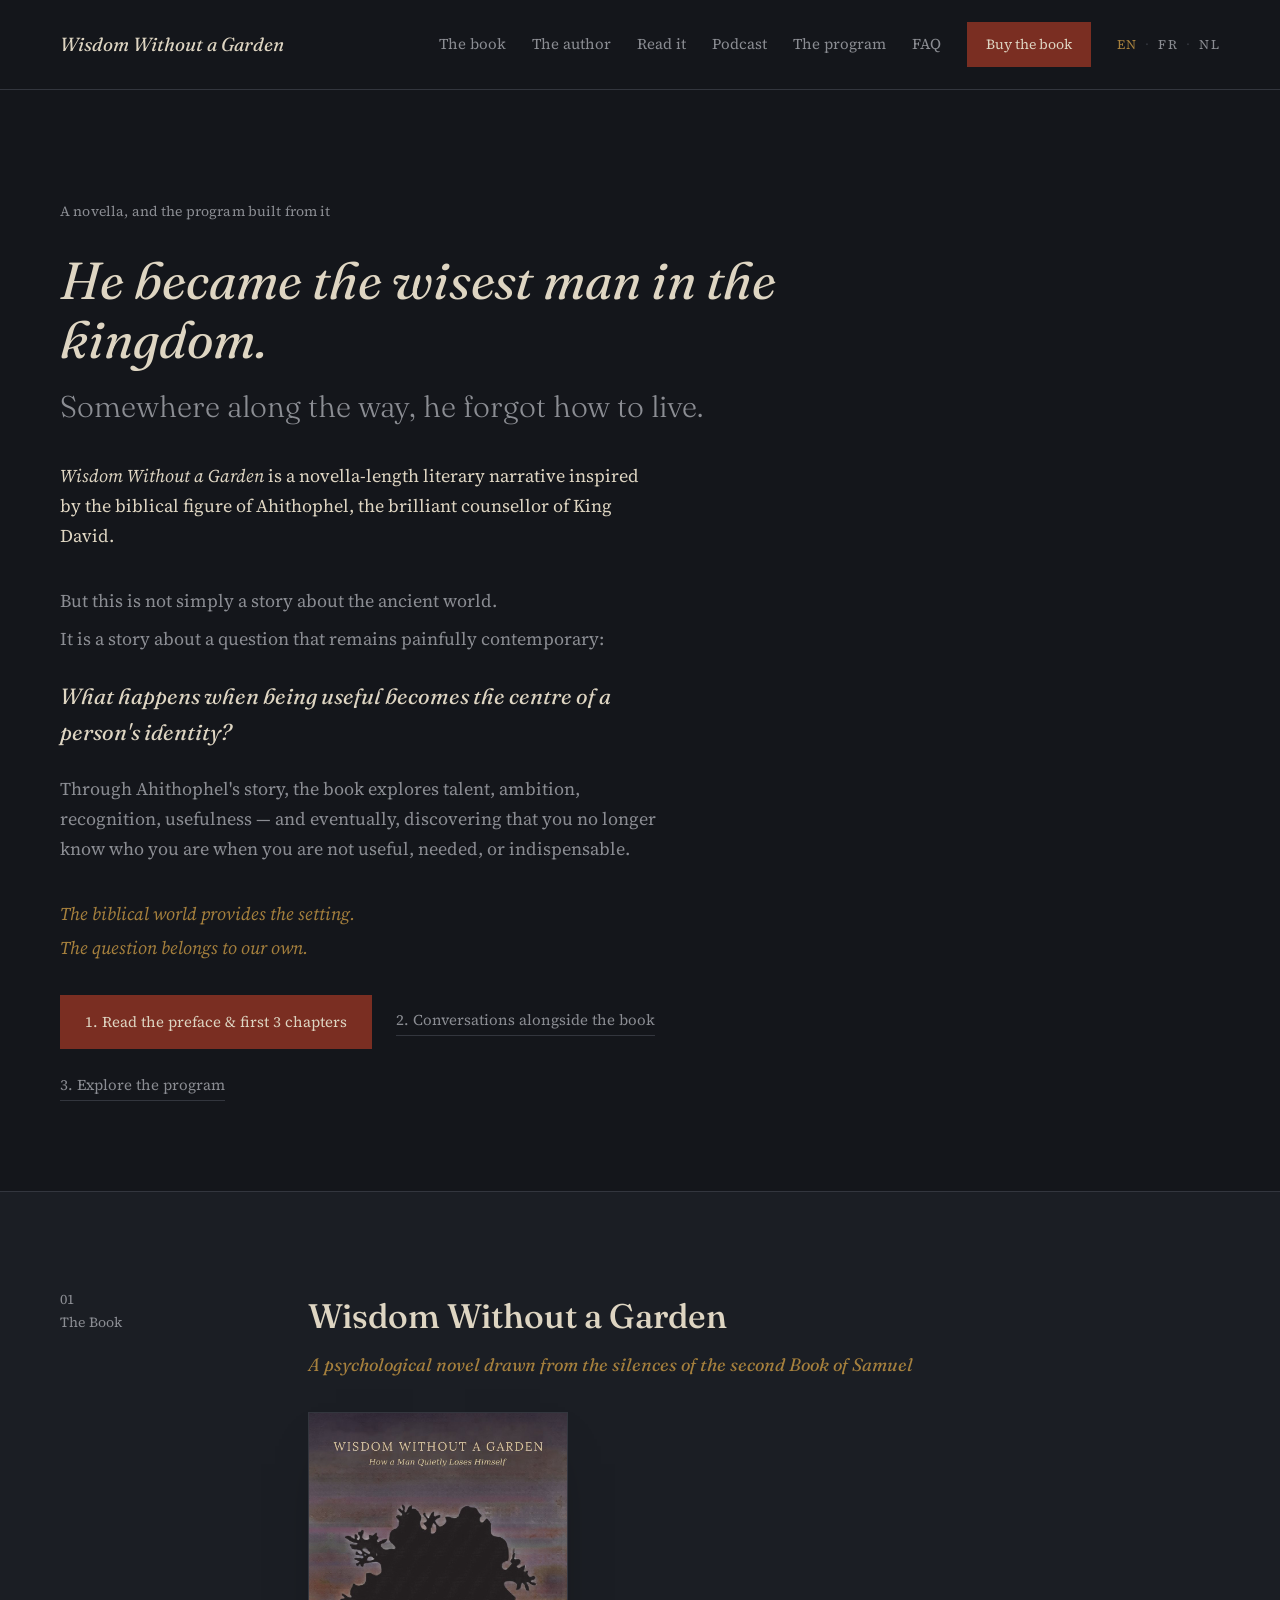
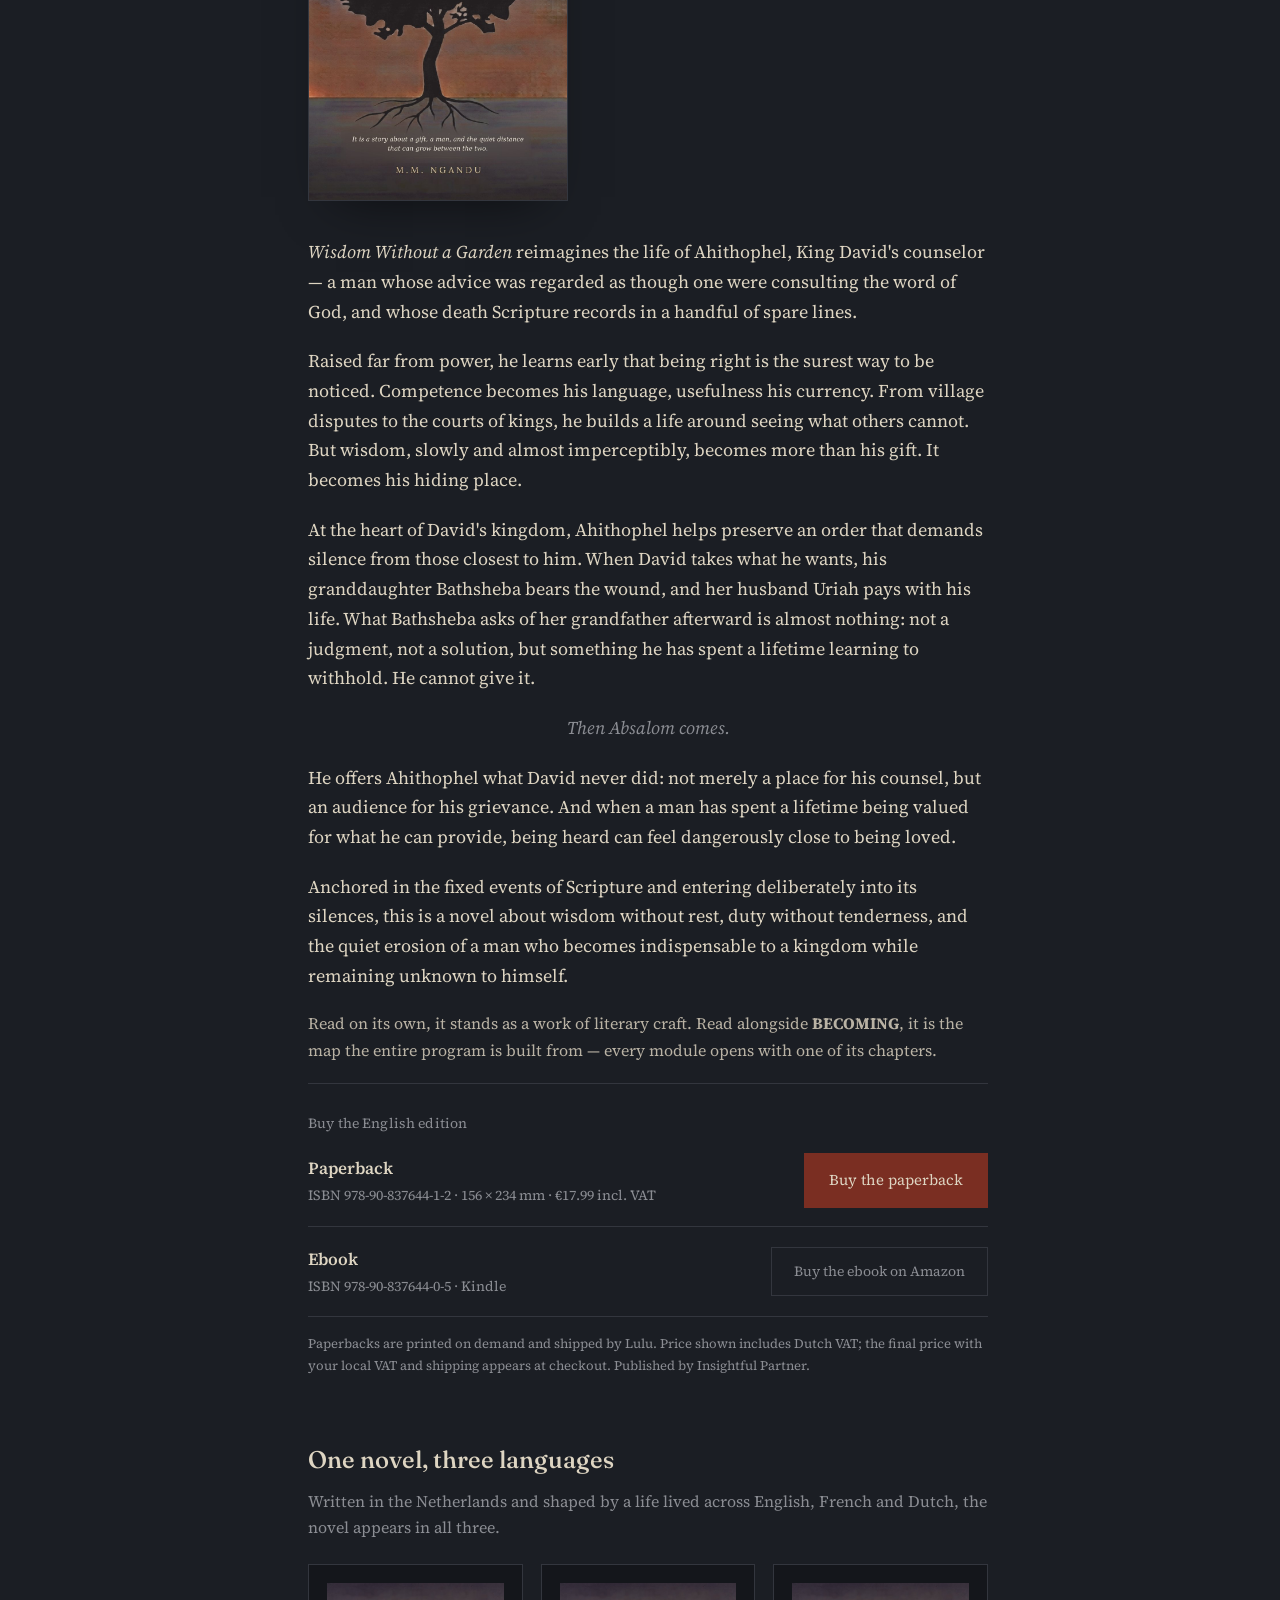
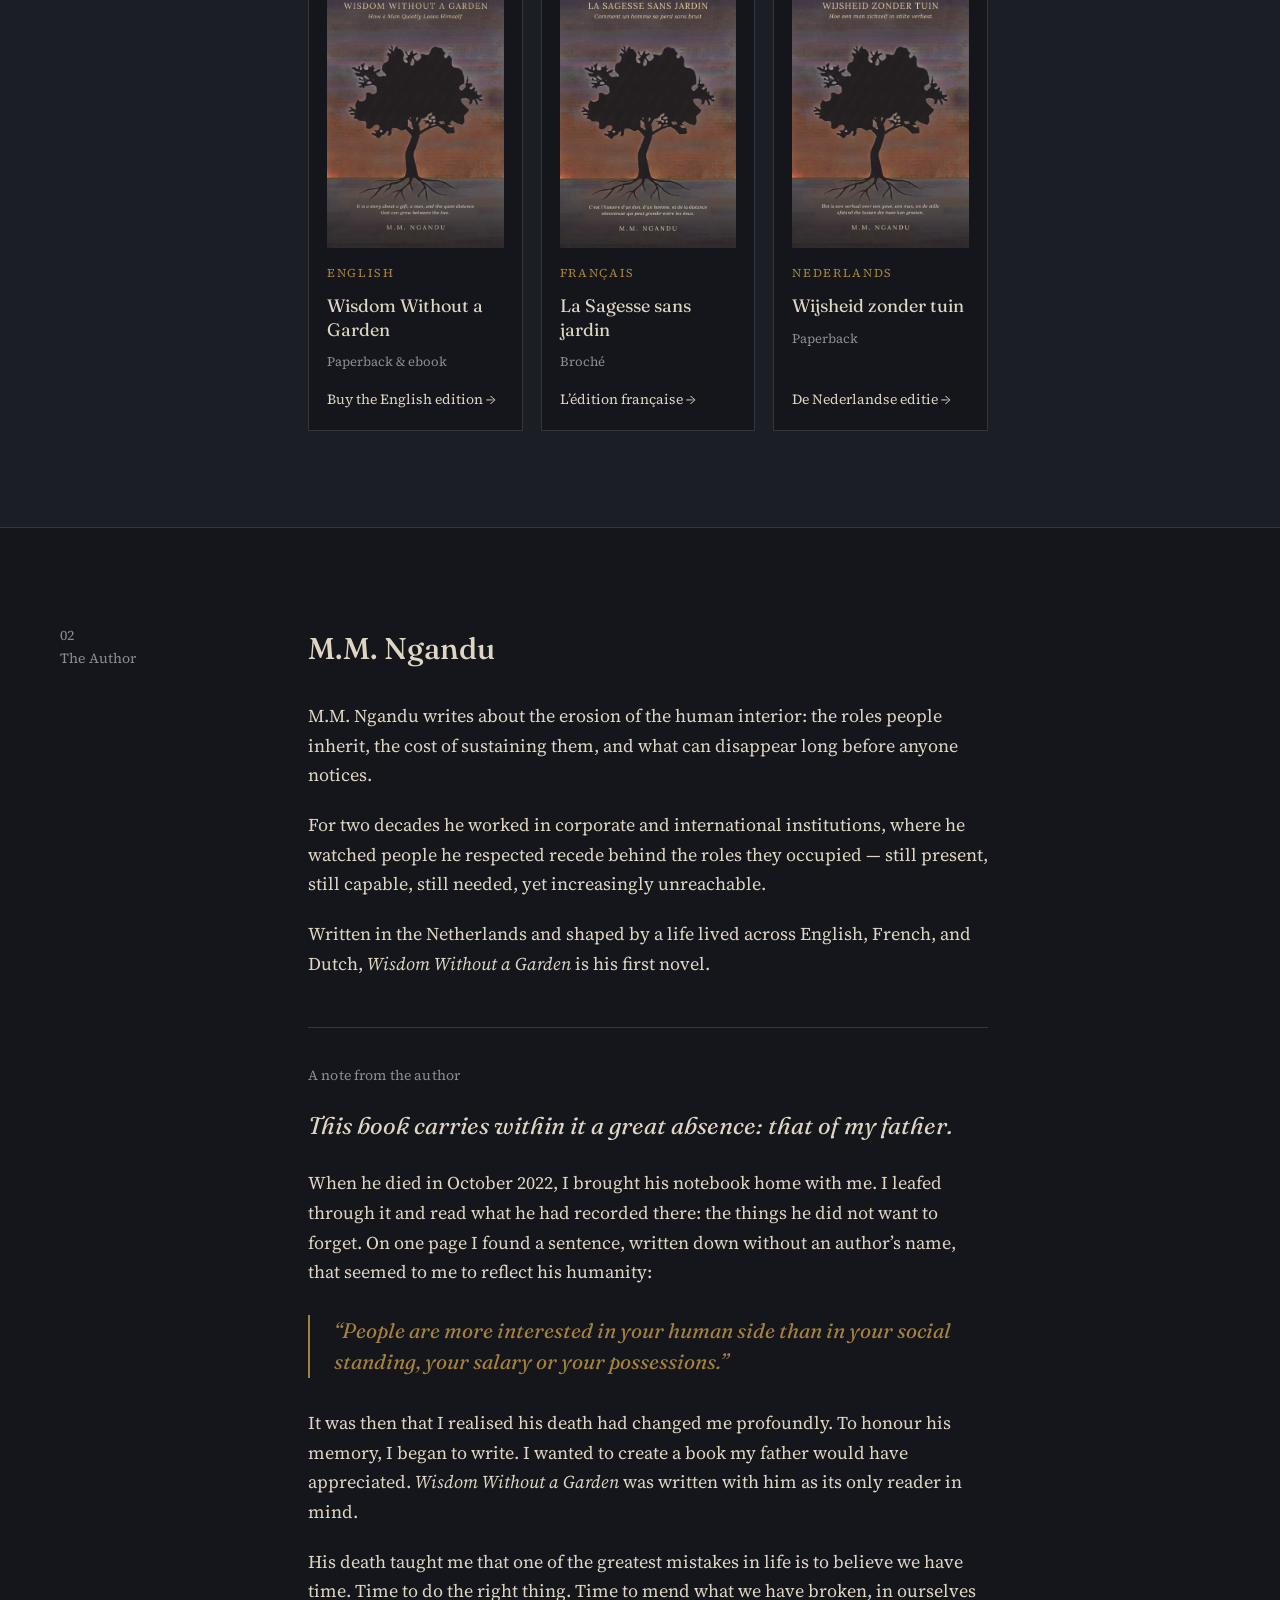
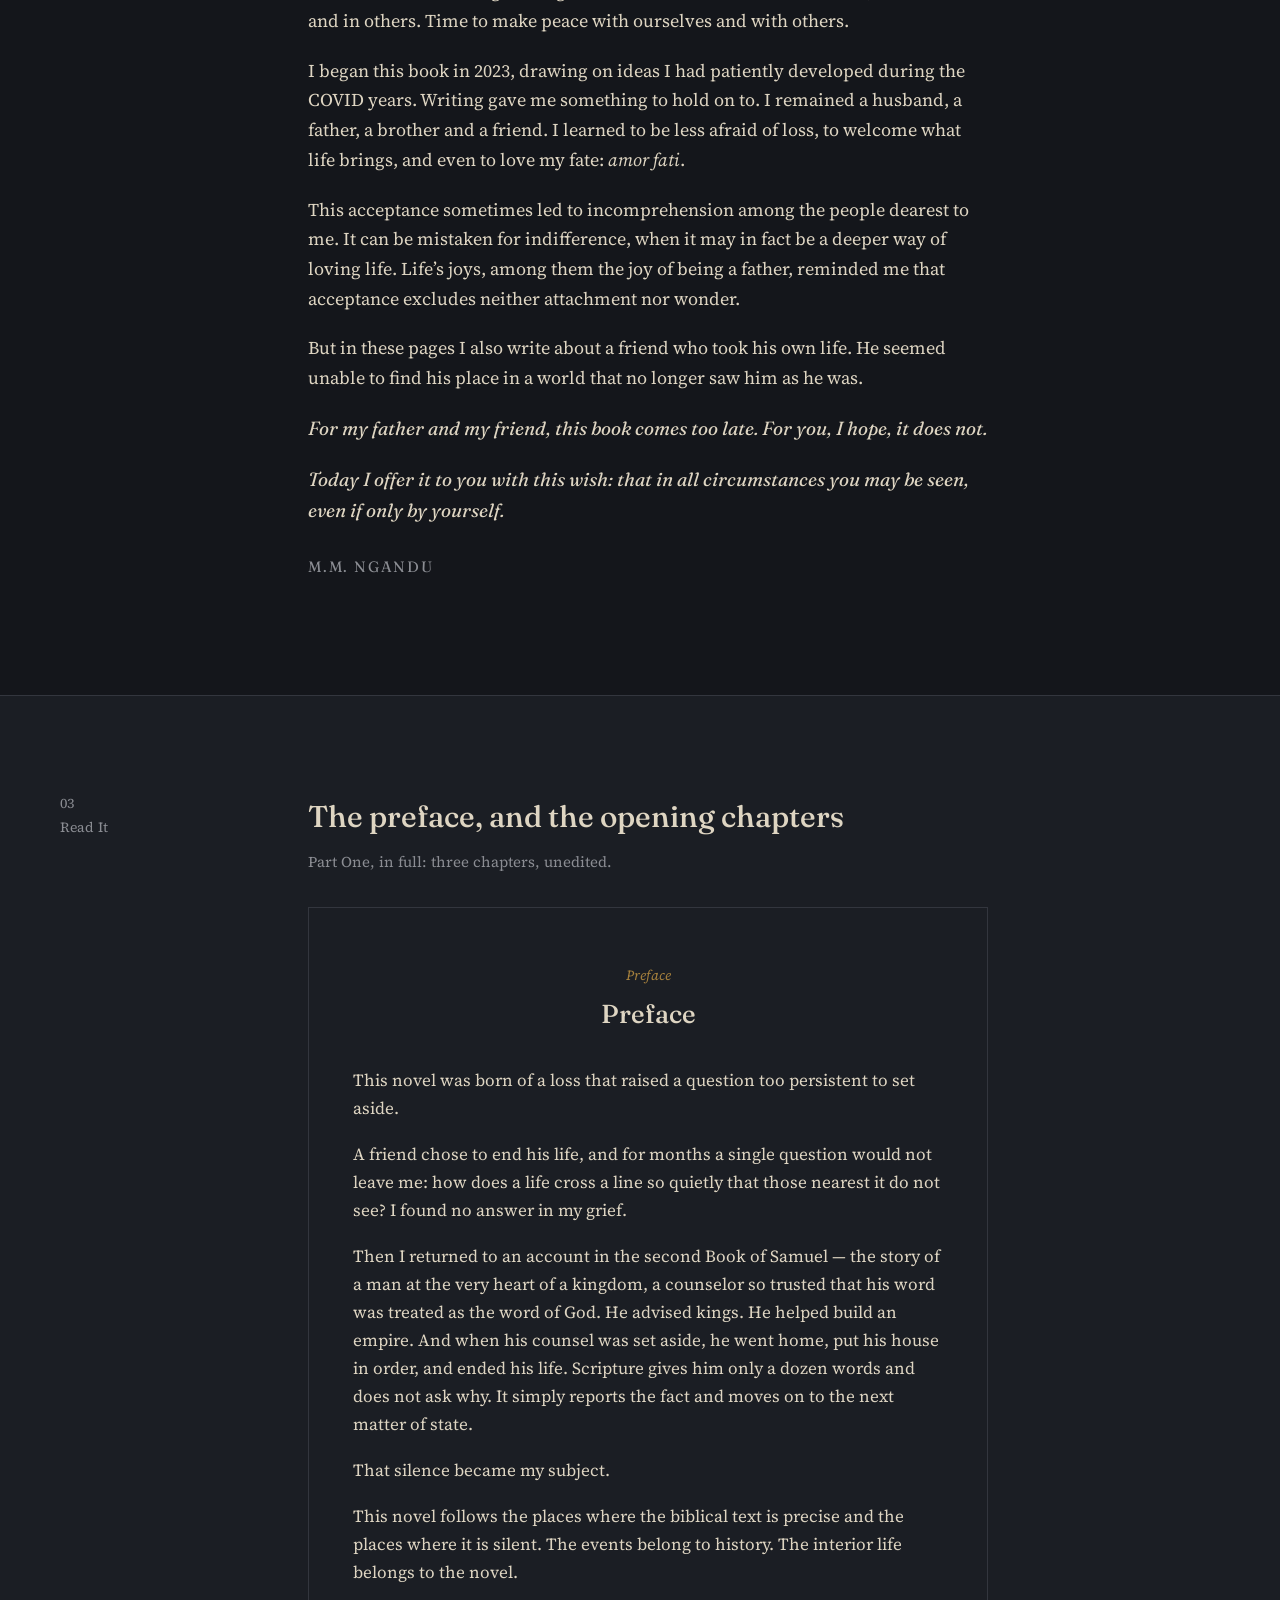
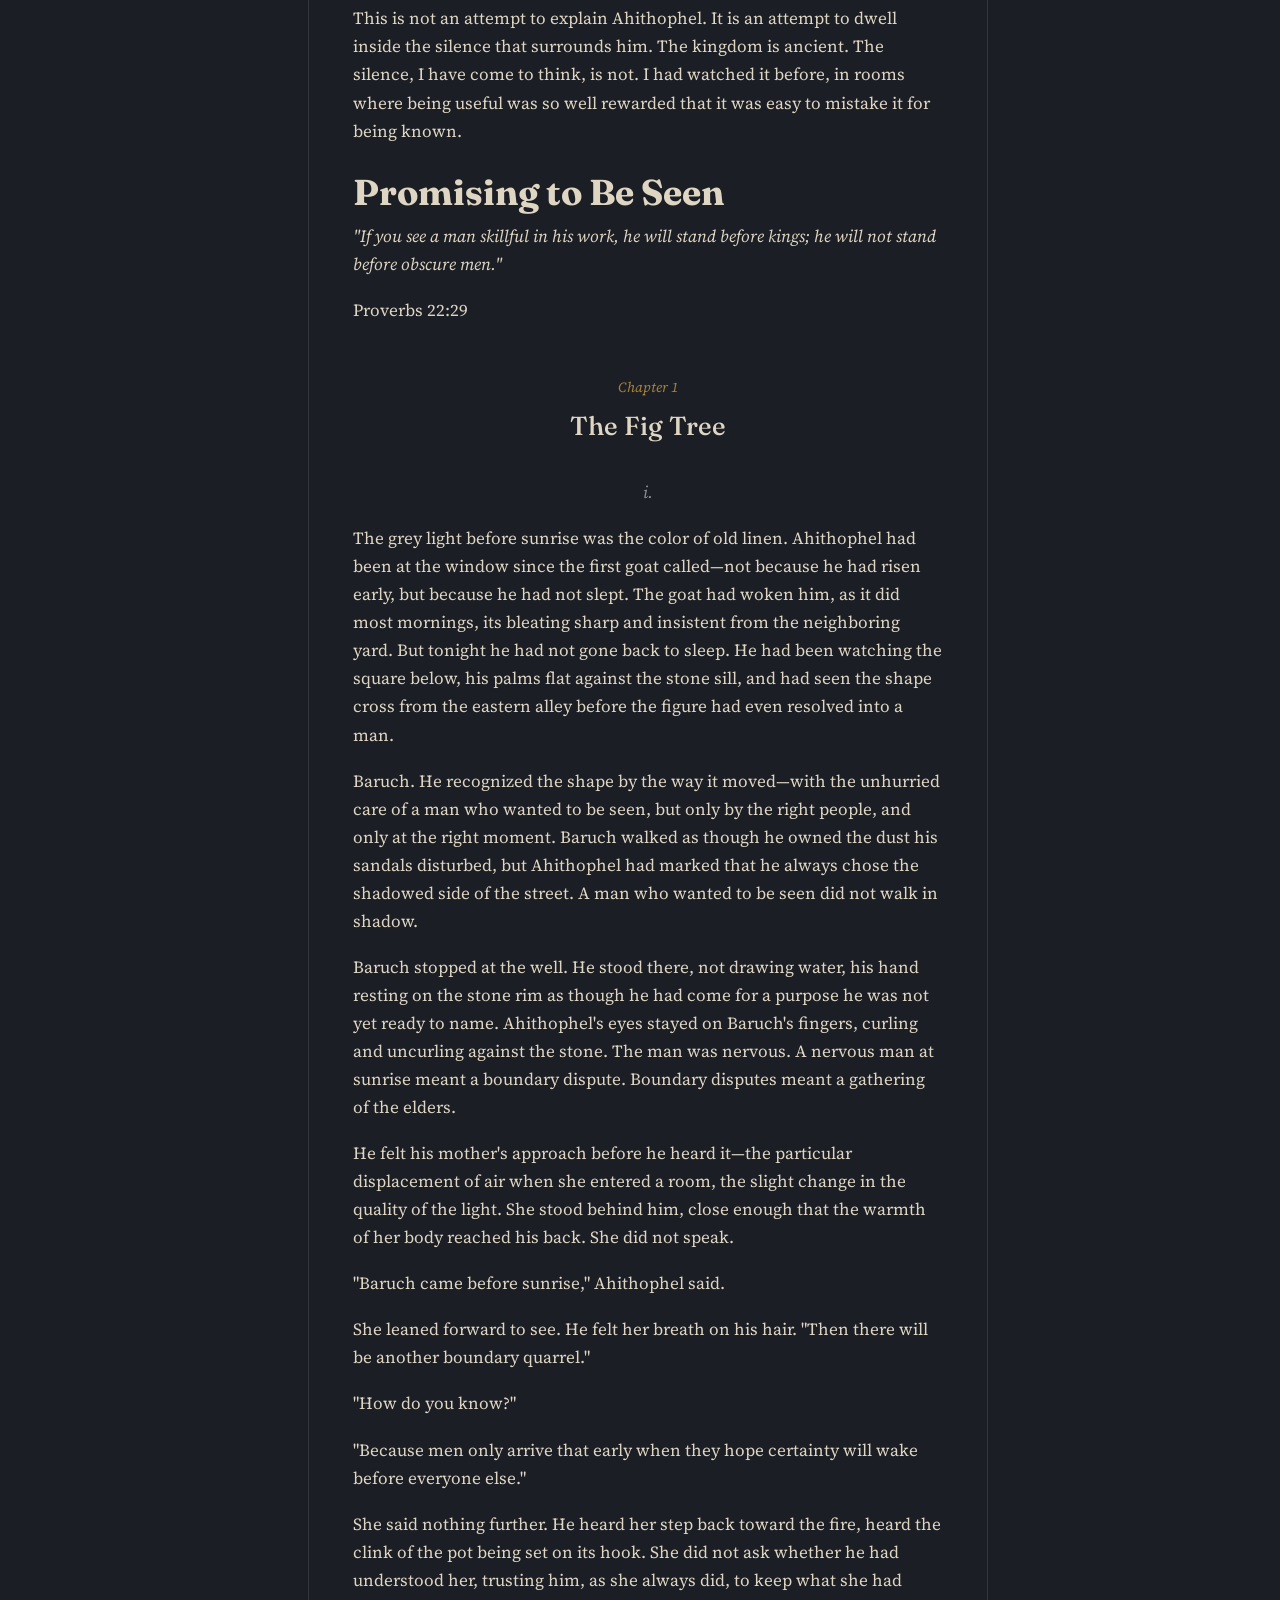
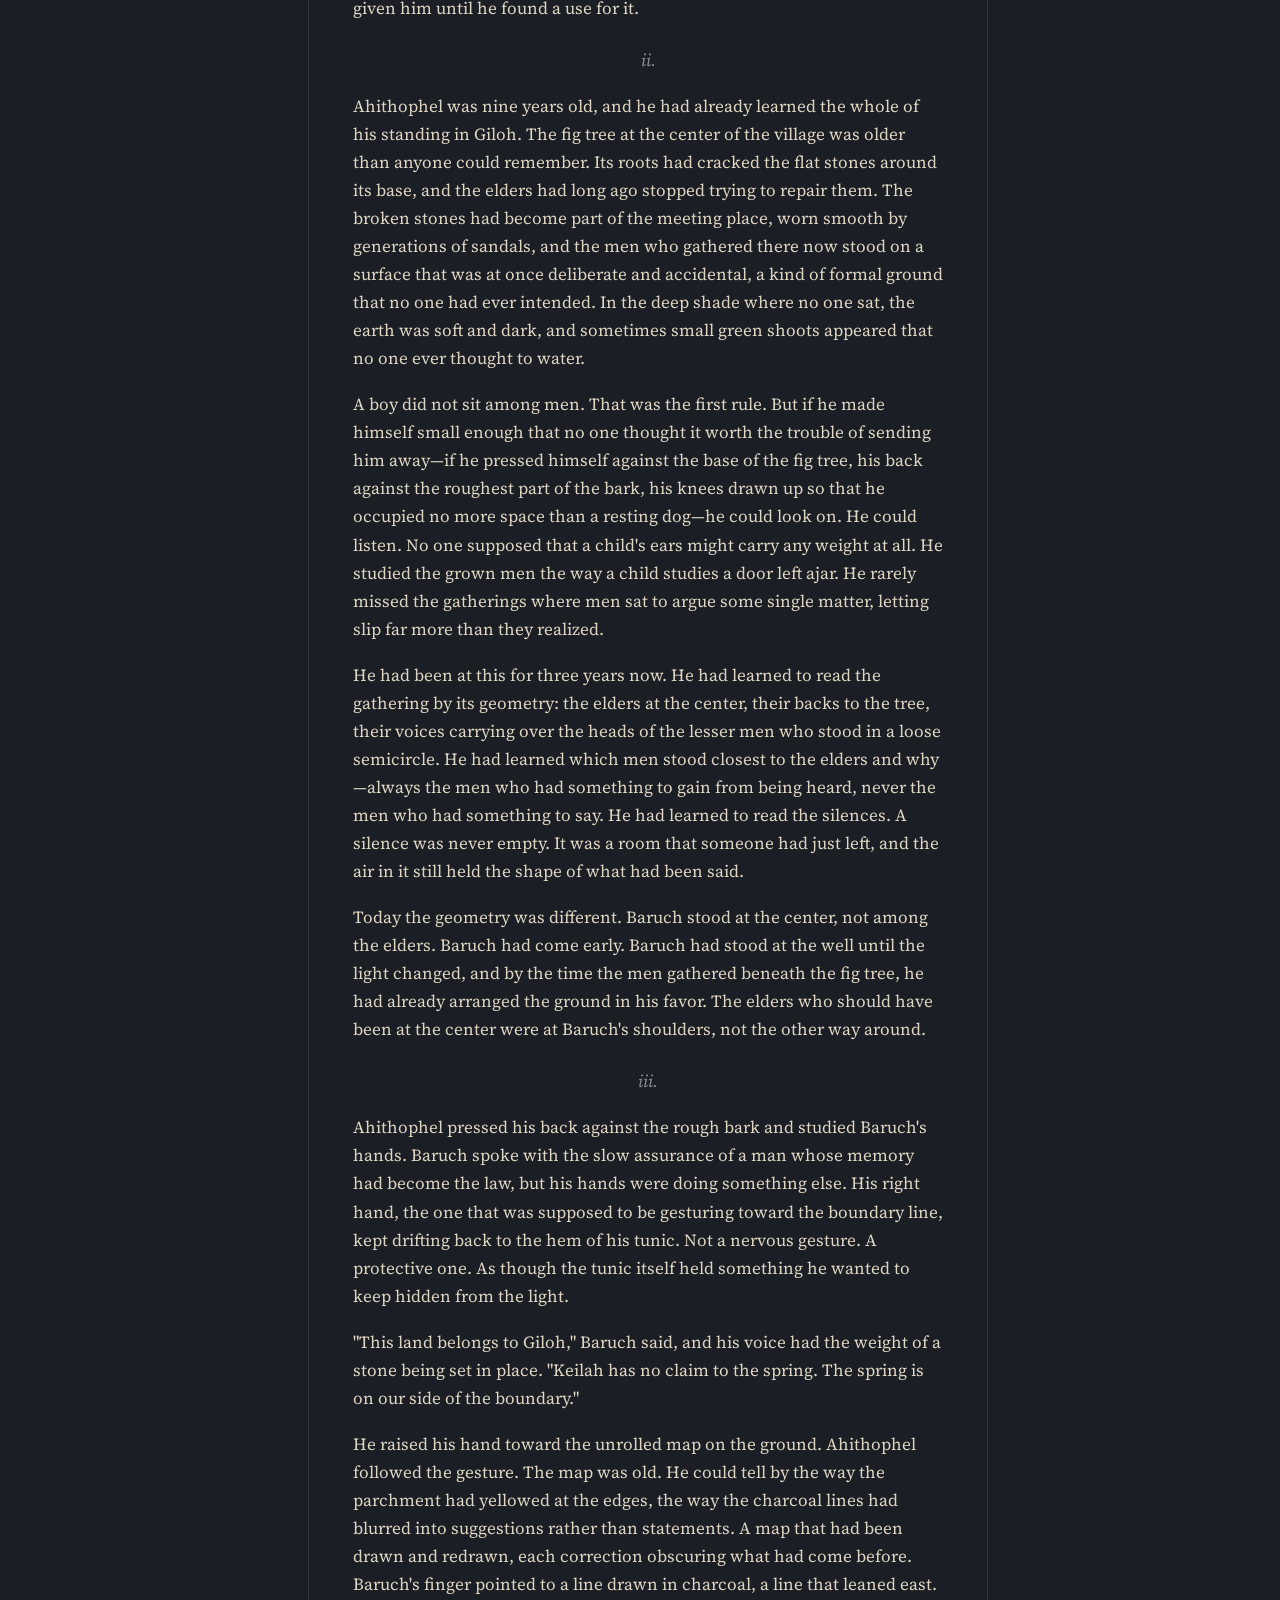
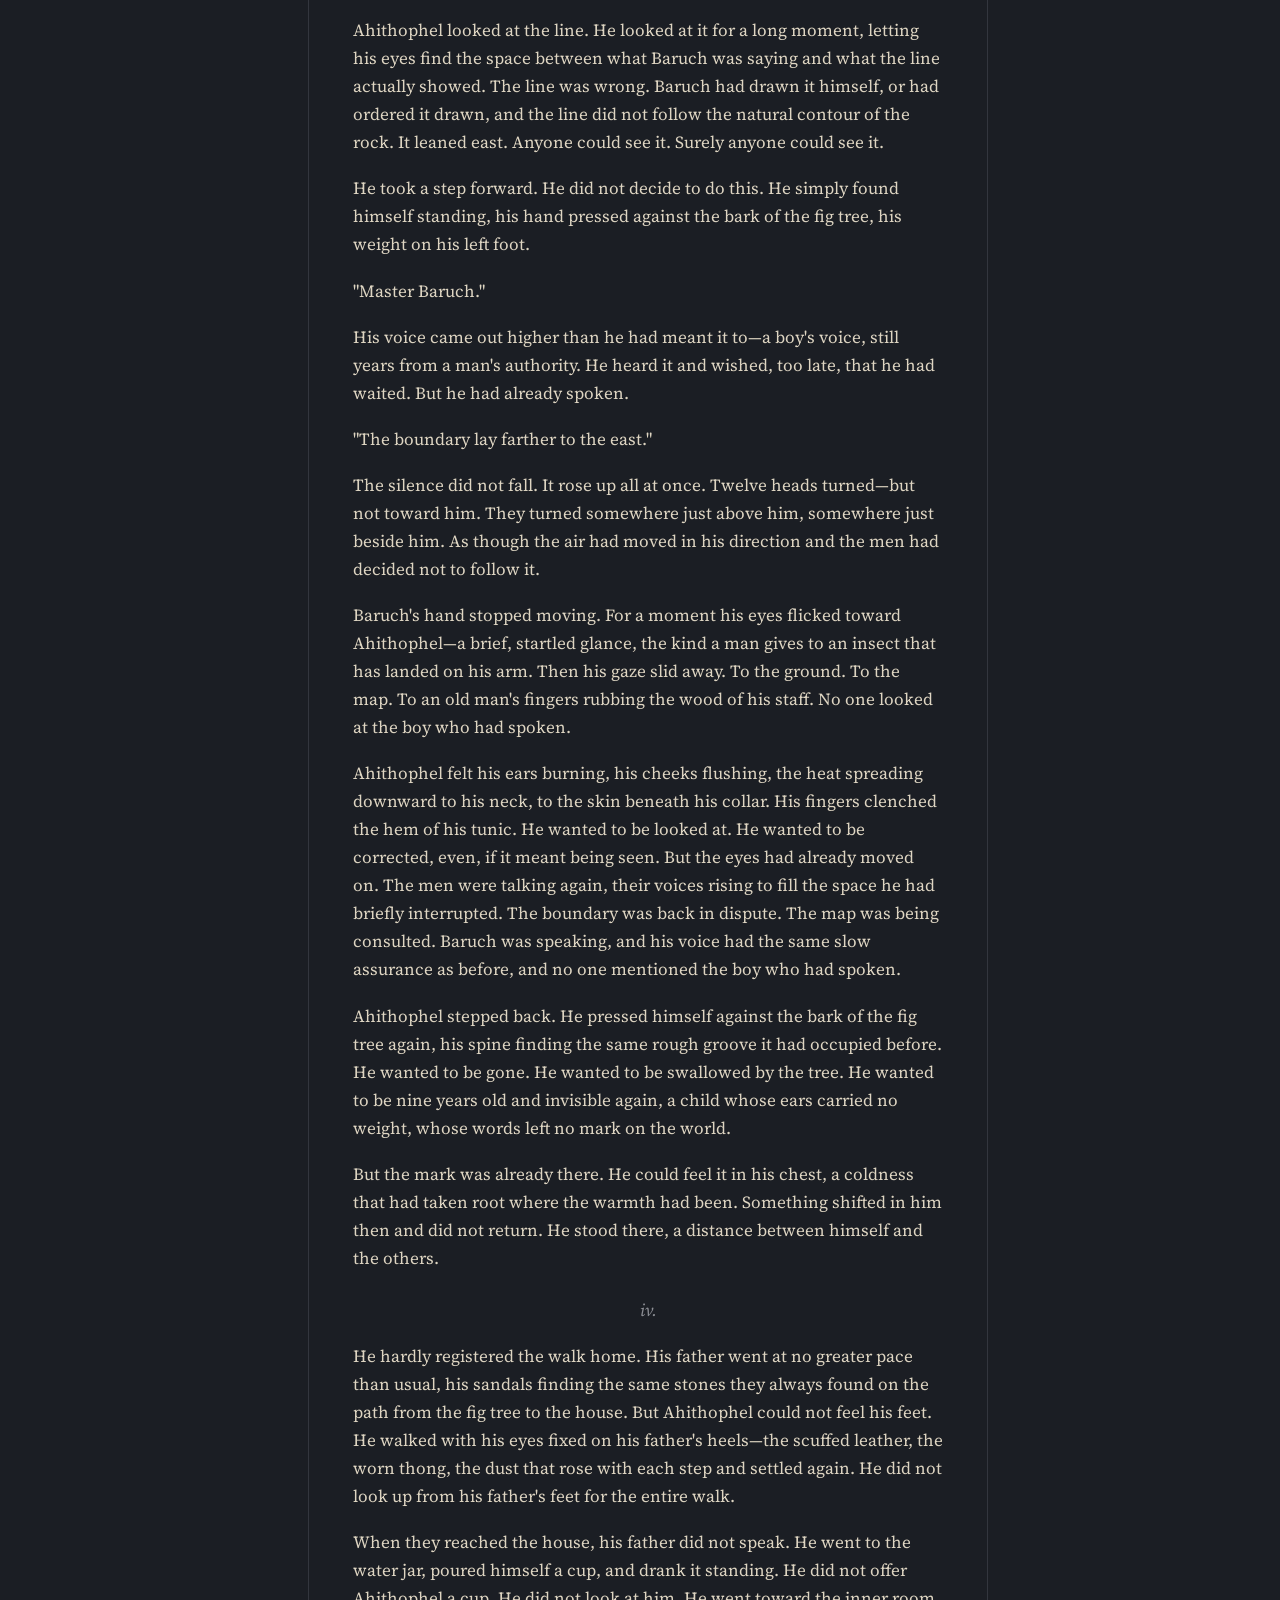
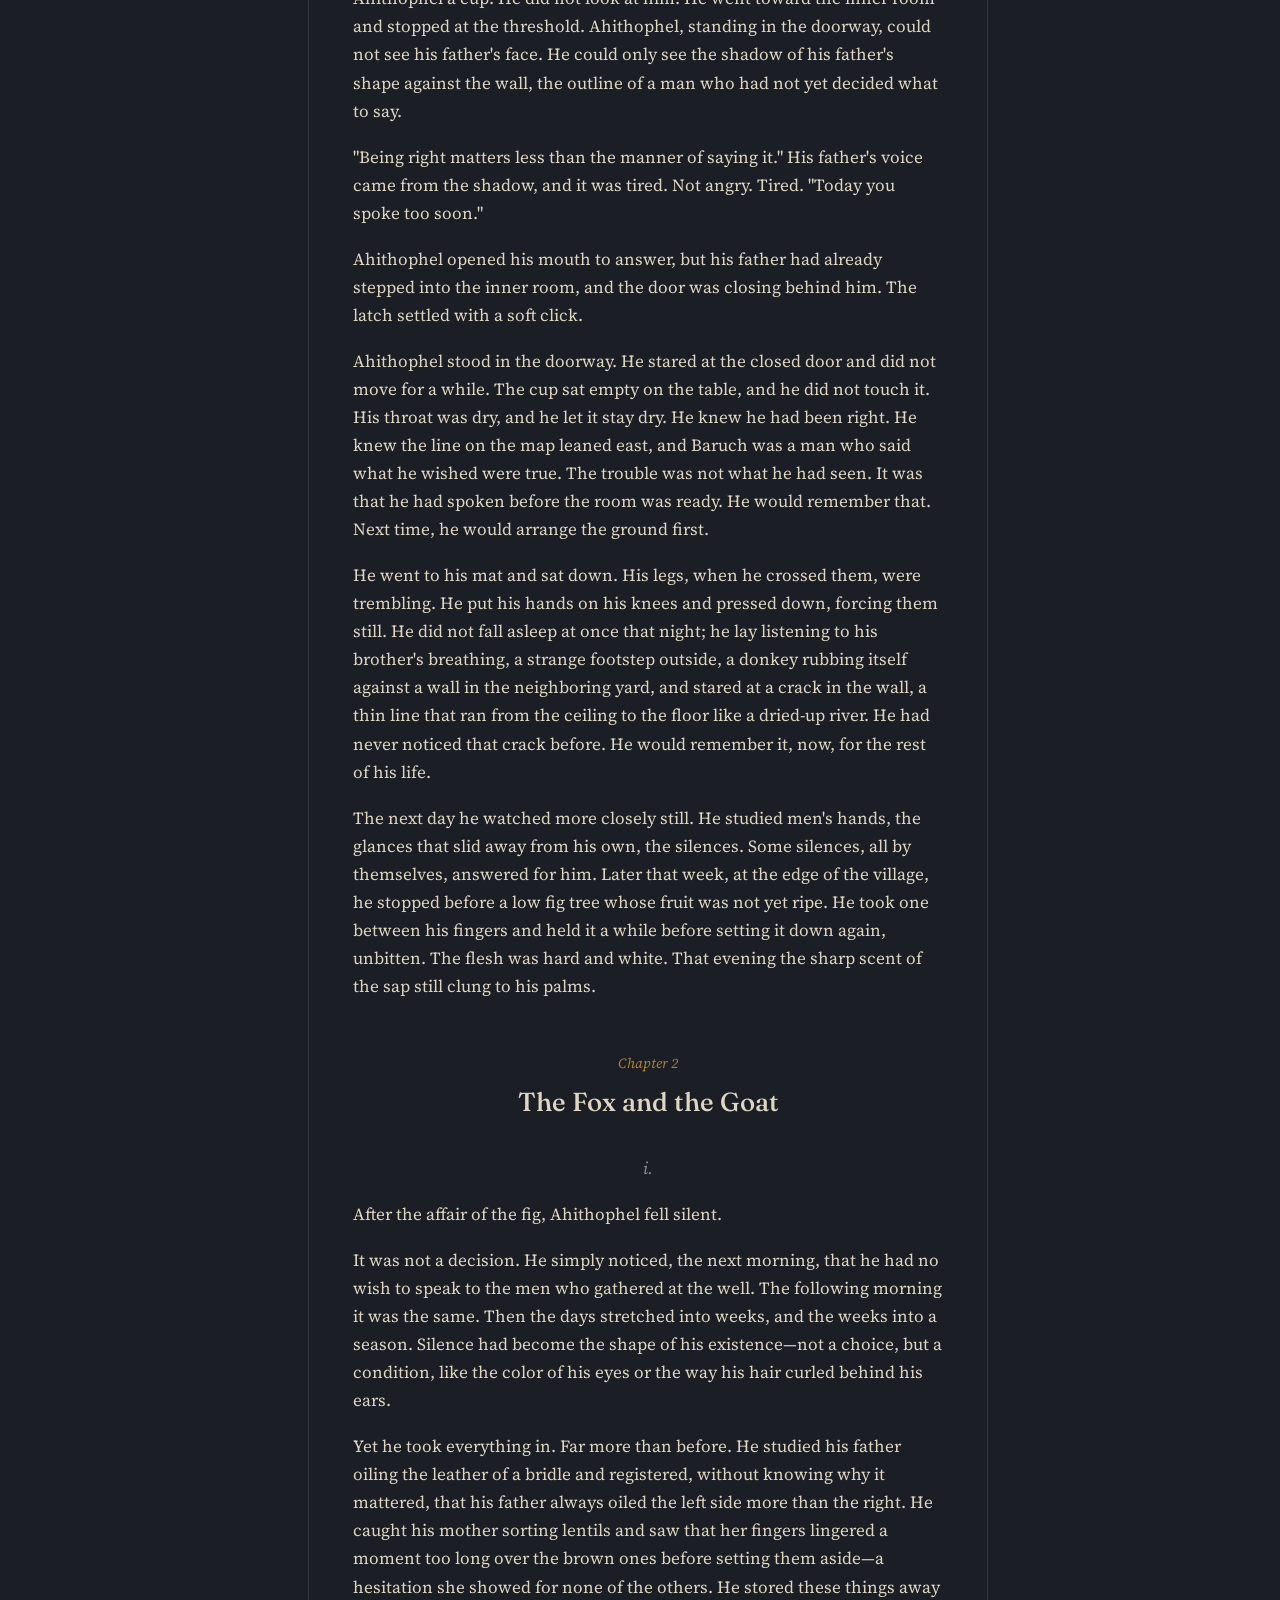
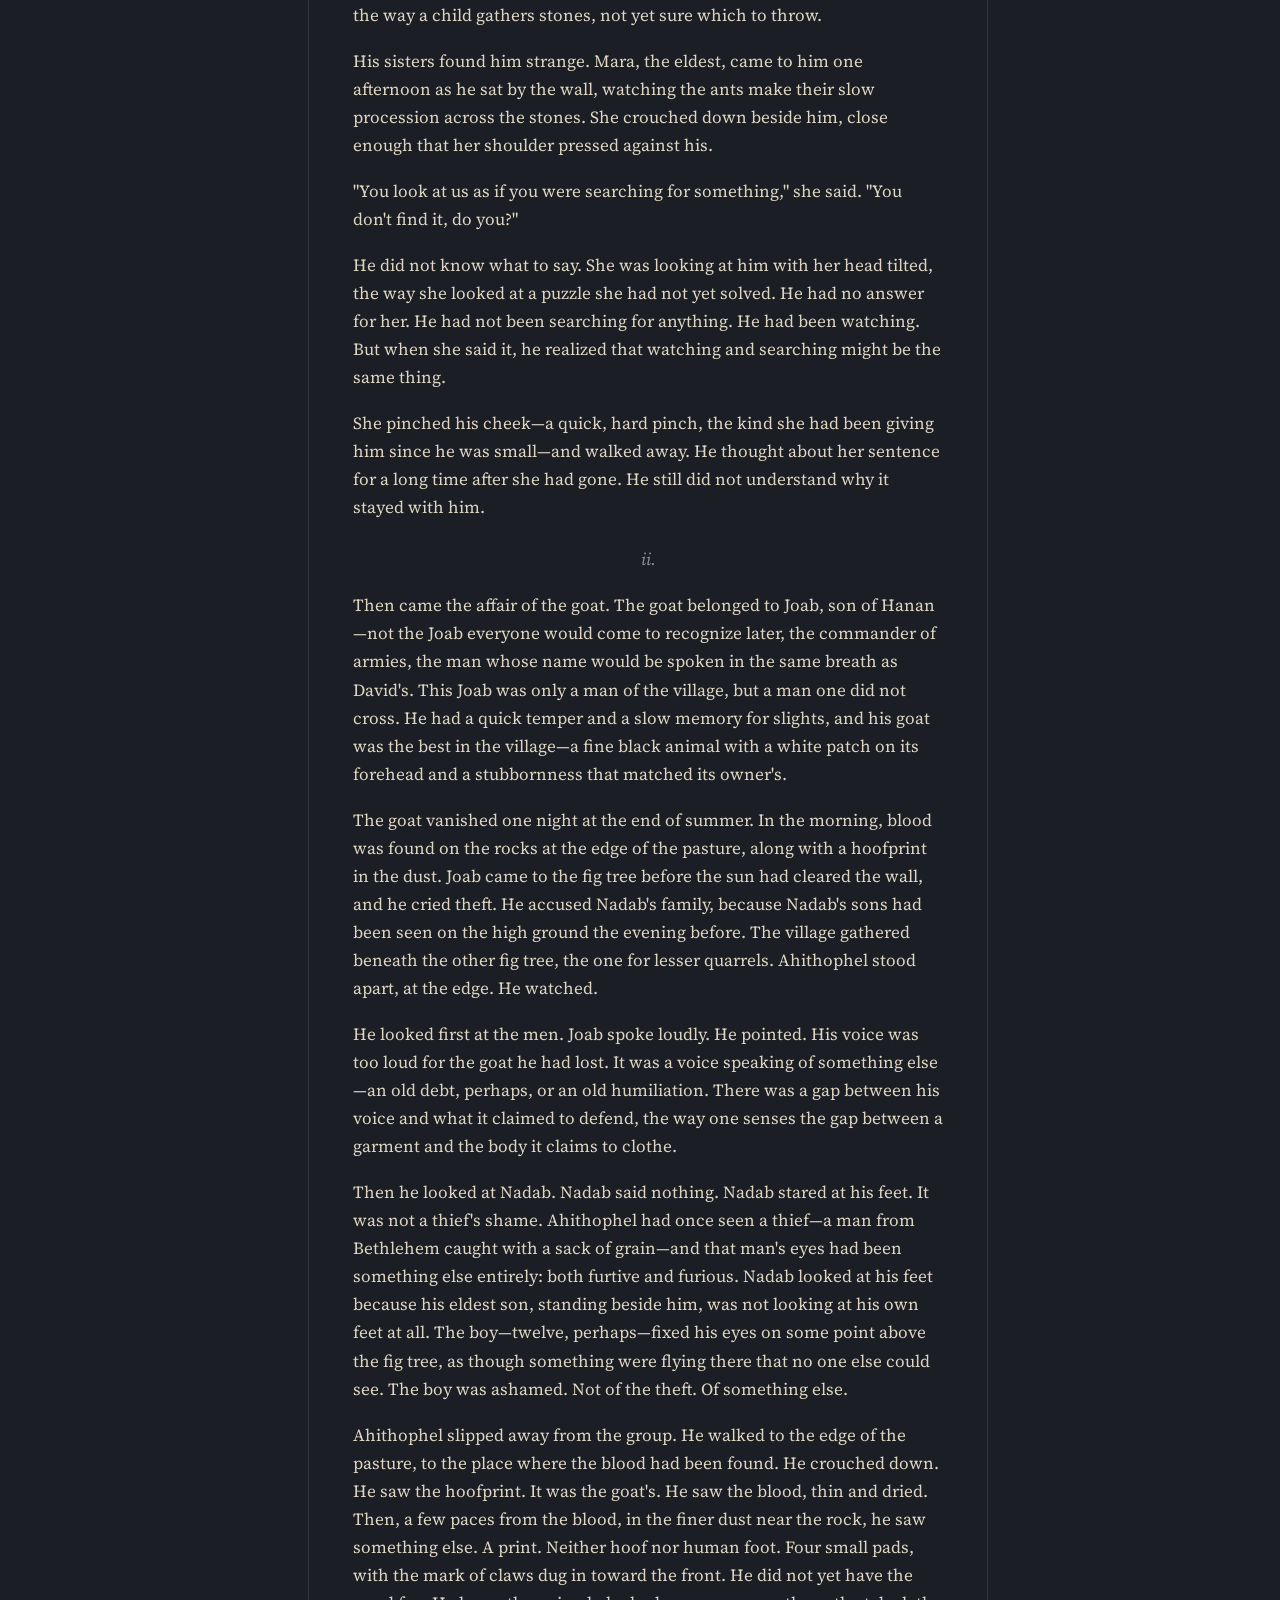
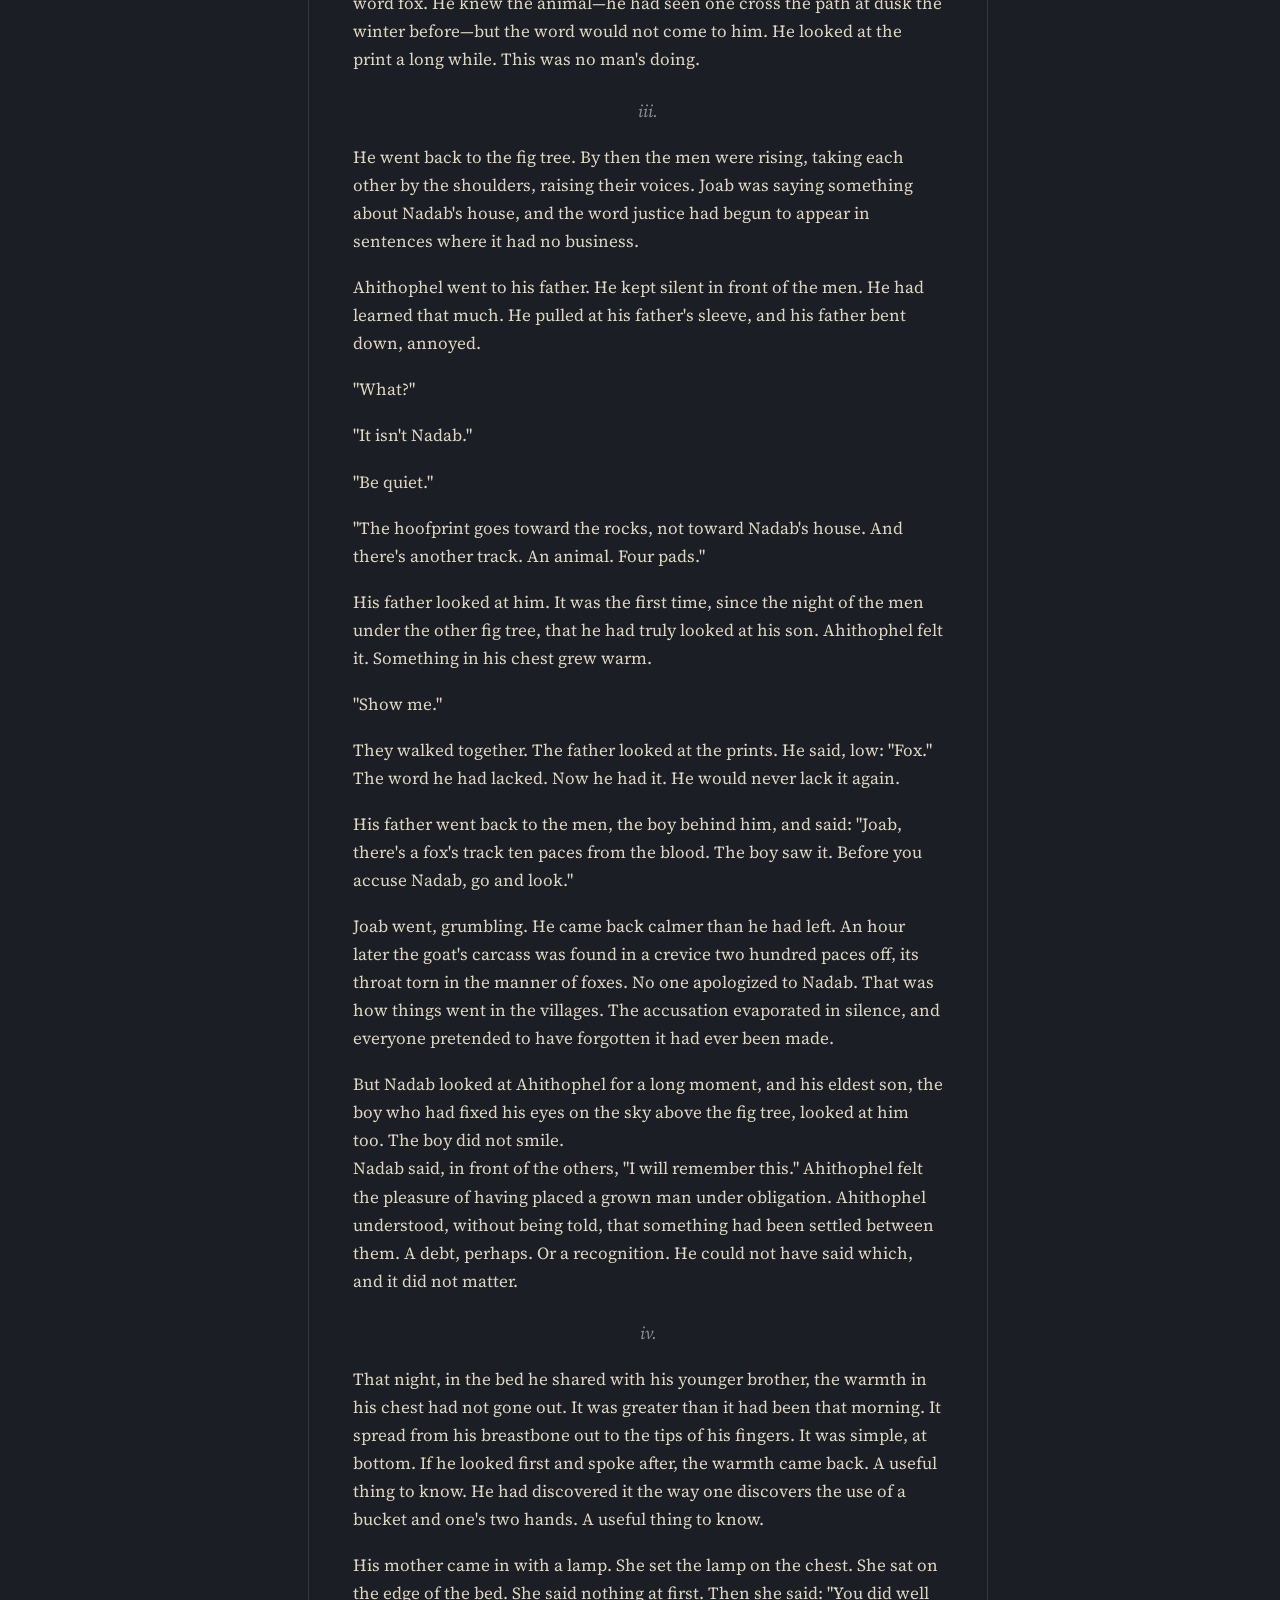
<file: index.html>
<!doctype html>
<html lang="en">
<head>
<meta charset="utf-8">
<meta name="viewport" content="width=device-width, initial-scale=1.0">
<title>Wisdom Without a Garden — the novella, the podcast, and the BECOMING program</title>
<meta name="description" content="A novella-length narrative inspired by Ahithophel, King David's counsellor — plus a companion podcast and the twelve-week BECOMING program built from it.">
<meta property="og:title" content="Wisdom Without a Garden — the novella, the podcast, and the BECOMING program">
<meta property="og:description" content="A novella-length narrative inspired by Ahithophel, King David's counsellor — plus a companion podcast and the twelve-week BECOMING program built from it.">
<meta property="og:type" content="website">
<meta property="og:url" content="https://wisdomwithoutagarden.com/">
<meta property="og:image" content="https://cdn.jsdelivr.net/gh/mnmakolu-star/www.wisdomwithoutagarden.com@main/cover-front.jpg">
<meta property="og:image:width" content="900">
<meta property="og:image:height" content="1318">
<meta name="twitter:card" content="summary_large_image">
<meta name="twitter:image" content="https://cdn.jsdelivr.net/gh/mnmakolu-star/www.wisdomwithoutagarden.com@main/cover-front.jpg">
<link rel="preconnect" href="https://fonts.googleapis.com">
<link href="https://fonts.googleapis.com/css2?family=Fraunces:ital,opsz,wght@0,9..144,300;0,9..144,400;0,9..144,500;0,9..144,600;1,9..144,400;1,9..144,500&family=Source+Serif+4:ital,opsz,wght@0,8..60,400;0,8..60,500;0,8..60,600;1,8..60,400&display=swap" rel="stylesheet">
<link rel="stylesheet" href="assets/site.css">
<link rel="canonical" href="https://wisdomwithoutagarden.com/">
<link rel="alternate" hreflang="en" href="https://wisdomwithoutagarden.com/">
<link rel="alternate" hreflang="fr" href="https://wisdomwithoutagarden.com/fr/">
<link rel="alternate" hreflang="nl" href="https://wisdomwithoutagarden.com/nl/">
<link rel="alternate" hreflang="x-default" href="https://wisdomwithoutagarden.com/">
<script src="assets/links.js" defer></script>
<script type="application/ld+json">
{"@context":"https://schema.org","@type":"Book","name":"Wisdom Without a Garden","alternateName":"How a Man Quietly Loses Himself","author":{"@type":"Person","name":"M.M. Ngandu"},"publisher":{"@type":"Organization","name":"Insightful Partner"},"inLanguage":"en","url":"https://wisdomwithoutagarden.com/",
 "workExample":[
  {"@type":"Book","bookFormat":"https://schema.org/Paperback","isbn":"9789083764412","inLanguage":"en"},
  {"@type":"Book","bookFormat":"https://schema.org/EBook","isbn":"9789083764405","inLanguage":"en"},
  {"@type":"Book","name":"La Sagesse sans jardin","bookFormat":"https://schema.org/Paperback","isbn":"9789083764429","inLanguage":"fr","url":"https://wisdomwithoutagarden.com/fr/"},
  {"@type":"Book","name":"Wijsheid zonder tuin","bookFormat":"https://schema.org/Paperback","isbn":"9789083764436","inLanguage":"nl","url":"https://wisdomwithoutagarden.com/nl/"}]}
</script>
</head>
<body>

<div class="navbar">
  <div class="inner">
    <a href="#top" class="brand">Wisdom Without a Garden</a>
    <div class="links">
      <a class="navlink" href="#book">The book</a>
      <a class="navlink" href="#author">The author</a>
      <a class="navlink" href="#read">Read it</a>
      <a class="navlink" href="#podcast">Podcast</a>
      <a class="navlink" href="#program">The program</a>
      <a class="navlink" href="#faq">FAQ</a>
      <a class="btn-fill" href="#buy" style="padding:10px 18px; font-size:14px;">Buy the book</a>
      <nav class="lang" aria-label="Language"><a href="./" aria-current="page" lang="en">EN</a><span>·</span><a href="fr/" lang="fr">FR</a><span>·</span><a href="nl/" lang="nl">NL</a></nav>
    </div>
  </div>
</div>

<!-- HERO -->
<div id="top" class="hero-wrap">
  <div class="hero-inner">
    <p class="rail rise1" style="margin-bottom:28px;">A novella, and the program built from it</p>
    <h1 class="hero-line rise2" style="font-style:italic; font-weight:400; font-size:52px; line-height:1.14; margin:0 0 18px;">He became the wisest man in the kingdom.</h1>
    <p class="hero-sub rise3" style="font-family:'Fraunces',serif; font-weight:300; font-size:30px; line-height:1.25; margin:0 0 36px; color:var(--meta);">Somewhere along the way, he forgot how to live.</p>
    <p class="rise3" style="font-size:18px; max-width:600px; margin:0 0 36px;"><em>Wisdom Without a Garden</em> is a novella-length literary narrative inspired by the biblical figure of Ahithophel, the brilliant counsellor of King David.</p>
    <p class="rise3" style="font-size:18px; max-width:600px; margin:0 0 8px; color:var(--meta);">But this is not simply a story about the ancient world.</p>
    <p class="rise3" style="font-size:18px; max-width:600px; margin:0 0 8px; color:var(--meta);">It is a story about a question that remains painfully contemporary:</p>
    <p class="rise3" style="font-family:'Fraunces',serif; font-style:italic; font-size:22px; margin:24px 0; max-width:600px;">What happens when being useful becomes the centre of a person's identity?</p>
    <p class="rise3" style="font-size:18px; max-width:600px; margin:0 0 36px; color:var(--meta);">Through Ahithophel's story, the book explores talent, ambition, recognition, usefulness — and eventually, discovering that you no longer know who you are when you are not useful, needed, or indispensable.</p>
    <p class="rise3" style="font-style:italic; color:var(--ochre); margin:0 0 4px;">The biblical world provides the setting.</p>
    <p class="rise3" style="font-style:italic; color:var(--ochre); margin:0 0 32px;">The question belongs to our own.</p>
    <div class="rise4" style="display:flex; gap:24px; align-items:center; flex-wrap:wrap;">
      <a class="btn-fill" href="#read">1. Read the preface &amp; first 3 chapters</a>
      <a class="navlink" href="#podcast" style="border-bottom:1px solid var(--hair); padding-bottom:2px;">2. Conversations alongside the book</a>
      <a class="navlink" href="#program" style="border-bottom:1px solid var(--hair); padding-bottom:2px;">3. Explore the program</a>
    </div>
  </div>
</div>

<!-- 01 THE BOOK -->
<div id="book" style="border-top:1px solid var(--hair); background:var(--panel);">
  <div class="grid-section">
    <div class="rail">01<br>The Book</div>
    <div class="col-main">
      <h2 style="font-size:34px; margin-bottom:6px; font-weight:500;">Wisdom Without a Garden</h2>
      <p style="font-family:'Fraunces',serif; font-style:italic; font-size:18px; color:var(--ochre); margin:0 0 32px;">A psychological novel drawn from the silences of the second Book of Samuel</p>
      <img src="assets/cover-en.jpg" width="900" height="1351" alt="Wisdom Without a Garden — book cover, a black tree silhouette against a dusk sky" style="width:100%; max-width:260px; display:block; margin:0 0 36px; box-shadow:0 24px 50px -28px rgba(0,0,0,0.6); border:1px solid var(--hair);">
<p><em>Wisdom Without a Garden</em> reimagines the life of Ahithophel, King David's counselor — a man whose advice was regarded as though one were consulting the word of God, and whose death Scripture records in a handful of spare lines.</p>
    <p>Raised far from power, he learns early that being right is the surest way to be noticed. Competence becomes his language, usefulness his currency. From village disputes to the courts of kings, he builds a life around seeing what others cannot. But wisdom, slowly and almost imperceptibly, becomes more than his gift. It becomes his hiding place.</p>
    <p>At the heart of David's kingdom, Ahithophel helps preserve an order that demands silence from those closest to him. When David takes what he wants, his granddaughter Bathsheba bears the wound, and her husband Uriah pays with his life. What Bathsheba asks of her grandfather afterward is almost nothing: not a judgment, not a solution, but something he has spent a lifetime learning to withhold. He cannot give it.</p>
    <p class="turn">Then Absalom comes.</p>

    <p>He offers Ahithophel what David never did: not merely a place for his counsel, but an audience for his grievance. And when a man has spent a lifetime being valued for what he can provide, being heard can feel dangerously close to being loved.</p>
    <p>Anchored in the fixed events of Scripture and entering deliberately into its silences, this is a novel about wisdom without rest, duty without tenderness, and the quiet erosion of a man who becomes indispensable to a kingdom while remaining unknown to himself.</p>
    <p style="color:var(--ink-soft);font-size:16px;">Read on its own, it stands as a work of literary craft. Read alongside <strong>BECOMING</strong>, it is the map the entire program is built from — every module opens with one of its chapters.</p>

      <div id="buy" class="buy-block">
        <p class="rail" style="margin:0;">Buy the English edition</p>
        <div class="buy-row">
          <p class="what"><strong>Paperback</strong>ISBN 978-90-837644-1-2 · 156 × 234 mm<span data-price="en"></span></p>
          <a class="btn-fill" data-buy="en" data-soon="Paperback coming soon" href="#buy">Buy the paperback</a>
        </div>
        <div class="buy-row">
          <p class="what"><strong>Ebook</strong>ISBN 978-90-837644-0-5 · Kindle</p>
          <a class="btn-line" href="https://www.amazon.nl/Wisdom-Without-Garden-Quietly-Himself-ebook/dp/B0HJ37GPC1" target="_blank" rel="noopener noreferrer">Buy the ebook on Amazon</a>
        </div>
        <p class="fineprint">Paperbacks are printed on demand and shipped by Lulu. Price shown includes Dutch VAT; the final price with your local VAT and shipping appears at checkout. Published by Insightful Partner.</p>
      </div>

      <div style="margin-top:64px;">
        <h3 style="font-size:24px; font-weight:500; margin-bottom:8px;">One novel, three languages</h3>
        <p style="font-size:16px; color:var(--meta); margin:0;">Written in the Netherlands and shaped by a life lived across English, French and Dutch, the novel appears in all three.</p>
        <div class="editions">
          <a class="edition" href="#buy" lang="en">
            <img src="assets/cover-en.jpg" alt="" width="900" height="1351" loading="lazy">
            <span class="ed-lang">English</span>
            <span class="ed-title">Wisdom Without a Garden</span>
            <span class="ed-meta">Paperback &amp; ebook</span>
            <span class="ed-go">Buy the English edition →</span>
          </a>
          <a class="edition" href="fr/" lang="fr">
            <img src="assets/cover-fr.jpg" alt="" width="900" height="1351" loading="lazy">
            <span class="ed-lang">Français</span>
            <span class="ed-title">La Sagesse sans jardin</span>
            <span class="ed-meta">Broché</span>
            <span class="ed-go">L’édition française →</span>
          </a>
          <a class="edition" href="nl/" lang="nl">
            <img src="assets/cover-nl.jpg" alt="" width="900" height="1350" loading="lazy">
            <span class="ed-lang">Nederlands</span>
            <span class="ed-title">Wijsheid zonder tuin</span>
            <span class="ed-meta">Paperback</span>
            <span class="ed-go">De Nederlandse editie →</span>
          </a>
        </div>
      </div>
    </div>
  </div>
</div>

<!-- 02 THE AUTHOR -->
<div id="author" style="border-top:1px solid var(--hair);">
  <div class="grid-section">
    <div class="rail">02<br>The Author</div>
    <div class="col-main">
      <h2 style="font-size:30px; margin-bottom:28px; font-weight:500;">M.M. Ngandu</h2>

      <p>M.M. Ngandu writes about the erosion of the human interior: the roles people inherit, the cost of sustaining them, and what can disappear long before anyone notices.</p>
      <p>For two decades he worked in corporate and international institutions, where he watched people he respected recede behind the roles they occupied — still present, still capable, still needed, yet increasingly unreachable.</p>
      <p>Written in the Netherlands and shaped by a life lived across English, French, and Dutch, <em>Wisdom Without a Garden</em> is his first novel.</p>

      <div class="author-note">
        <p class="rail" style="margin:0 0 22px;">A note from the author</p>
        <p class="lead">This book carries within it a great absence: that of my father.</p>
        <p>When he died in October 2022, I brought his notebook home with me. I leafed through it and read what he had recorded there: the things he did not want to forget. On one page I found a sentence, written down without an author’s name, that seemed to me to reflect his humanity:</p>
        <blockquote><p>“People are more interested in your human side than in your social standing, your salary or your possessions.”</p></blockquote>
        <p>It was then that I realised his death had changed me profoundly. To honour his memory, I began to write. I wanted to create a book my father would have appreciated. <em>Wisdom Without a Garden</em> was written with him as its only reader in mind.</p>
        <p>His death taught me that one of the greatest mistakes in life is to believe we have time. Time to do the right thing. Time to mend what we have broken, in ourselves and in others. Time to make peace with ourselves and with others.</p>
        <p>I began this book in 2023, drawing on ideas I had patiently developed during the COVID years. Writing gave me something to hold on to. I remained a husband, a father, a brother and a friend. I learned to be less afraid of loss, to welcome what life brings, and even to love my fate: <em>amor fati</em>.</p>
        <p>This acceptance sometimes led to incomprehension among the people dearest to me. It can be mistaken for indifference, when it may in fact be a deeper way of loving life. Life’s joys, among them the joy of being a father, reminded me that acceptance excludes neither attachment nor wonder.</p>
        <p>But in these pages I also write about a friend who took his own life. He seemed unable to find his place in a world that no longer saw him as he was.</p>
        <p class="closing">For my father and my friend, this book comes too late. For you, I hope, it does not.</p>
        <p class="closing">Today I offer it to you with this wish: that in all circumstances you may be seen, even if only by yourself.</p>
        <p class="sign">M.M. Ngandu</p>
      </div>
    
    </div>
  </div>
</div>

<!-- 03 READ IT -->
<div id="read" style="border-top:1px solid var(--hair); background:var(--panel);">
  <div class="grid-section">
    <div class="rail">03<br>Read It</div>
    <div class="col-main" style="max-width:100%;">
      <h2 style="font-size:30px; margin-bottom:8px; font-weight:500;">The preface, and the opening chapters</h2>
      <p style="font-size:15px; color:var(--meta); margin:0 0 32px;">Part One, in full: three chapters, unedited.</p>
      <div class="manuscript">

<p class="chapter-label">Preface</p>
<h2 class="chapter-title">Preface</h2>
<p>This novel was born of a loss that raised a question too persistent to set aside.</p>
<p>A friend chose to end his life, and for months a single question would not leave me: how does a life cross a line so quietly that those nearest it do not see? I found no answer in my grief.</p>
<p>Then I returned to an account in the second Book of Samuel — the story of a man at the very heart of a kingdom, a counselor so trusted that his word was treated as the word of God. He advised kings. He helped build an empire. And when his counsel was set aside, he went home, put his house in order, and ended his life. Scripture gives him only a dozen words and does not ask why. It simply reports the fact and moves on to the next matter of state.</p>
<p>That silence became my subject.</p>
<p>This novel follows the places where the biblical text is precise and the places where it is silent. The events belong to history. The interior life belongs to the novel.</p>
<p>This is not an attempt to explain Ahithophel. It is an attempt to dwell inside the silence that surrounds him. The kingdom is ancient. The silence, I have come to think, is not. I had watched it before, in rooms where being useful was so well rewarded that it was easy to mistake it for being known.</p>
<h1 class="part-title" id="promising-to-be-seen">Promising to Be Seen</h1>
<p><em>"If you see a man skillful in his work, he will stand before
kings; he will not stand before obscure men."</em></p>
<p>Proverbs 22:29</p>
<p class="chapter-label">Chapter 1</p><h2 class="unnumbered chapter-title" id="the-fig-tree">The Fig Tree</h2>
<p><strong>i.</strong></p>
<p>The grey light before sunrise was the color of old linen. Ahithophel
had been at the window since the first goat called—not because he had
risen early, but because he had not slept. The goat had woken him, as it
did most mornings, its bleating sharp and insistent from the neighboring
yard. But tonight he had not gone back to sleep. He had been watching
the square below, his palms flat against the stone sill, and had seen
the shape cross from the eastern alley before the figure had even
resolved into a man.</p>
<p>Baruch. He recognized the shape by the way it moved—with the
unhurried care of a man who wanted to be seen, but only by the right
people, and only at the right moment. Baruch walked as though he owned
the dust his sandals disturbed, but Ahithophel had marked that he always
chose the shadowed side of the street. A man who wanted to be seen did
not walk in shadow.</p>
<p>Baruch stopped at the well. He stood there, not drawing water, his
hand resting on the stone rim as though he had come for a purpose he was
not yet ready to name. Ahithophel's eyes stayed on Baruch's fingers,
curling and uncurling against the stone. The man was nervous. A nervous
man at sunrise meant a boundary dispute. Boundary disputes meant a
gathering of the elders.</p>
<p>He felt his mother's approach before he heard it—the particular
displacement of air when she entered a room, the slight change in the
quality of the light. She stood behind him, close enough that the warmth
of her body reached his back. She did not speak.</p>
<p>"Baruch came before sunrise," Ahithophel said.</p>
<p>She leaned forward to see. He felt her breath on his hair. "Then
there will be another boundary quarrel."</p>
<p>"How do you know?"</p>
<p>"Because men only arrive that early when they hope certainty will
wake before everyone else."</p>
<p>She said nothing further. He heard her step back toward the fire,
heard the clink of the pot being set on its hook. She did not ask
whether he had understood her, trusting him, as she always did, to keep
what she had given him until he found a use for it.</p>
<p><strong>ii.</strong></p>
<p>Ahithophel was nine years old, and he had already learned the whole
of his standing in Giloh. The fig tree at the center of the village was
older than anyone could remember. Its roots had cracked the flat stones
around its base, and the elders had long ago stopped trying to repair
them. The broken stones had become part of the meeting place, worn
smooth by generations of sandals, and the men who gathered there now
stood on a surface that was at once deliberate and accidental, a kind of
formal ground that no one had ever intended. In the deep shade where no
one sat, the earth was soft and dark, and sometimes small green shoots
appeared that no one ever thought to water.</p>
<p>A boy did not sit among men. That was the first rule. But if he made
himself small enough that no one thought it worth the trouble of sending
him away—if he pressed himself against the base of the fig tree, his
back against the roughest part of the bark, his knees drawn up so that
he occupied no more space than a resting dog—he could look on. He could
listen. No one supposed that a child's ears might carry any weight at
all. He studied the grown men the way a child studies a door left ajar.
He rarely missed the gatherings where men sat to argue some single
matter, letting slip far more than they realized.</p>
<p>He had been at this for three years now. He had learned to read the
gathering by its geometry: the elders at the center, their backs to the
tree, their voices carrying over the heads of the lesser men who stood
in a loose semicircle. He had learned which men stood closest to the
elders and why—always the men who had something to gain from being
heard, never the men who had something to say. He had learned to read
the silences. A silence was never empty. It was a room that someone had
just left, and the air in it still held the shape of what had been
said.</p>
<p>Today the geometry was different. Baruch stood at the center, not
among the elders. Baruch had come early. Baruch had stood at the well
until the light changed, and by the time the men gathered beneath the
fig tree, he had already arranged the ground in his favor. The elders
who should have been at the center were at Baruch's shoulders, not the
other way around.</p>
<p><strong>iii.</strong></p>
<p>Ahithophel pressed his back against the rough bark and studied
Baruch's hands. Baruch spoke with the slow assurance of a man whose
memory had become the law, but his hands were doing something else. His
right hand, the one that was supposed to be gesturing toward the
boundary line, kept drifting back to the hem of his tunic. Not a nervous
gesture. A protective one. As though the tunic itself held something he
wanted to keep hidden from the light.</p>
<p>"This land belongs to Giloh," Baruch said, and his voice had the
weight of a stone being set in place. "Keilah has no claim to the
spring. The spring is on our side of the boundary."</p>
<p>He raised his hand toward the unrolled map on the ground. Ahithophel
followed the gesture. The map was old. He could tell by the way the
parchment had yellowed at the edges, the way the charcoal lines had
blurred into suggestions rather than statements. A map that had been
drawn and redrawn, each correction obscuring what had come before.
Baruch's finger pointed to a line drawn in charcoal, a line that leaned
east.</p>
<p>Ahithophel looked at the line. He looked at it for a long moment,
letting his eyes find the space between what Baruch was saying and what
the line actually showed. The line was wrong. Baruch had drawn it
himself, or had ordered it drawn, and the line did not follow the
natural contour of the rock. It leaned east. Anyone could see it. Surely
anyone could see it.</p>
<p>He took a step forward. He did not decide to do this. He simply found
himself standing, his hand pressed against the bark of the fig tree, his
weight on his left foot.</p>
<p>"Master Baruch."</p>
<p>His voice came out higher than he had meant it to—a boy's voice,
still years from a man's authority. He heard it and wished, too late,
that he had waited. But he had already spoken.</p>
<p>"The boundary lay farther to the east."</p>
<p>The silence did not fall. It rose up all at once. Twelve heads
turned—but not toward him. They turned somewhere just above him,
somewhere just beside him. As though the air had moved in his direction
and the men had decided not to follow it.</p>
<p>Baruch's hand stopped moving. For a moment his eyes flicked toward
Ahithophel—a brief, startled glance, the kind a man gives to an insect
that has landed on his arm. Then his gaze slid away. To the ground. To
the map. To an old man's fingers rubbing the wood of his staff. No one
looked at the boy who had spoken.</p>
<p>Ahithophel felt his ears burning, his cheeks flushing, the heat
spreading downward to his neck, to the skin beneath his collar. His
fingers clenched the hem of his tunic. He wanted to be looked at. He
wanted to be corrected, even, if it meant being seen. But the eyes had
already moved on. The men were talking again, their voices rising to
fill the space he had briefly interrupted. The boundary was back in
dispute. The map was being consulted. Baruch was speaking, and his voice
had the same slow assurance as before, and no one mentioned the boy who
had spoken.</p>
<p>Ahithophel stepped back. He pressed himself against the bark of the
fig tree again, his spine finding the same rough groove it had occupied
before. He wanted to be gone. He wanted to be swallowed by the tree. He
wanted to be nine years old and invisible again, a child whose ears
carried no weight, whose words left no mark on the world.</p>
<p>But the mark was already there. He could feel it in his chest, a
coldness that had taken root where the warmth had been. Something
shifted in him then and did not return. He stood there, a distance
between himself and the others.</p>
<p><strong>iv.</strong></p>
<p>He hardly registered the walk home. His father went at no greater
pace than usual, his sandals finding the same stones they always found
on the path from the fig tree to the house. But Ahithophel could not
feel his feet. He walked with his eyes fixed on his father's heels—the
scuffed leather, the worn thong, the dust that rose with each step and
settled again. He did not look up from his father's feet for the entire
walk.</p>
<p>When they reached the house, his father did not speak. He went to the
water jar, poured himself a cup, and drank it standing. He did not offer
Ahithophel a cup. He did not look at him. He went toward the inner room
and stopped at the threshold. Ahithophel, standing in the doorway, could
not see his father's face. He could only see the shadow of his father's
shape against the wall, the outline of a man who had not yet decided
what to say.</p>
<p>"Being right matters less than the manner of saying it." His father's
voice came from the shadow, and it was tired. Not angry. Tired. "Today
you spoke too soon."</p>
<p>Ahithophel opened his mouth to answer, but his father had already
stepped into the inner room, and the door was closing behind him. The
latch settled with a soft click.</p>
<p>Ahithophel stood in the doorway. He stared at the closed door and did
not move for a while. The cup sat empty on the table, and he did not
touch it. His throat was dry, and he let it stay dry. He knew he had
been right. He knew the line on the map leaned east, and Baruch was a
man who said what he wished were true. The trouble was not what he had
seen. It was that he had spoken before the room was ready. He would
remember that. Next time, he would arrange the ground first.</p>
<p>He went to his mat and sat down. His legs, when he crossed them, were
trembling. He put his hands on his knees and pressed down, forcing them
still. He did not fall asleep at once that night; he lay listening to
his brother's breathing, a strange footstep outside, a donkey rubbing
itself against a wall in the neighboring yard, and stared at a crack in
the wall, a thin line that ran from the ceiling to the floor like a
dried-up river. He had never noticed that crack before. He would
remember it, now, for the rest of his life.</p>
<p>The next day he watched more closely still. He studied men's hands,
the glances that slid away from his own, the silences. Some silences,
all by themselves, answered for him. Later that week, at the edge of the
village, he stopped before a low fig tree whose fruit was not yet ripe.
He took one between his fingers and held it a while before setting it
down again, unbitten. The flesh was hard and white. That evening the
sharp scent of the sap still clung to his palms.</p>
<p class="chapter-label">Chapter 2</p><h2 class="unnumbered chapter-title" id="the-fox-and-the-goat">The Fox and the
Goat</h2>
<p><strong>i.</strong></p>
<p>After the affair of the fig, Ahithophel fell silent.</p>
<p>It was not a decision. He simply noticed, the next morning, that he
had no wish to speak to the men who gathered at the well. The following
morning it was the same. Then the days stretched into weeks, and the
weeks into a season. Silence had become the shape of his existence—not a
choice, but a condition, like the color of his eyes or the way his hair
curled behind his ears.</p>
<p>Yet he took everything in. Far more than before. He studied his
father oiling the leather of a bridle and registered, without knowing
why it mattered, that his father always oiled the left side more than
the right. He caught his mother sorting lentils and saw that her fingers
lingered a moment too long over the brown ones before setting them
aside—a hesitation she showed for none of the others. He stored these
things away the way a child gathers stones, not yet sure which to
throw.</p>
<p>His sisters found him strange. Mara, the eldest, came to him one
afternoon as he sat by the wall, watching the ants make their slow
procession across the stones. She crouched down beside him, close enough
that her shoulder pressed against his.</p>
<p>"You look at us as if you were searching for something," she said.
"You don't find it, do you?"</p>
<p>He did not know what to say. She was looking at him with her head
tilted, the way she looked at a puzzle she had not yet solved. He had no
answer for her. He had not been searching for anything. He had been
watching. But when she said it, he realized that watching and searching
might be the same thing.</p>
<p>She pinched his cheek—a quick, hard pinch, the kind she had been
giving him since he was small—and walked away. He thought about her
sentence for a long time after she had gone. He still did not understand
why it stayed with him.</p>
<p><strong>ii.</strong></p>
<p>Then came the affair of the goat. The goat belonged to Joab, son of
Hanan—not the Joab everyone would come to recognize later, the commander
of armies, the man whose name would be spoken in the same breath as
David's. This Joab was only a man of the village, but a man one did not
cross. He had a quick temper and a slow memory for slights, and his goat
was the best in the village—a fine black animal with a white patch on
its forehead and a stubbornness that matched its owner's.</p>
<p>The goat vanished one night at the end of summer. In the morning,
blood was found on the rocks at the edge of the pasture, along with a
hoofprint in the dust. Joab came to the fig tree before the sun had
cleared the wall, and he cried theft. He accused Nadab's family, because
Nadab's sons had been seen on the high ground the evening before. The
village gathered beneath the other fig tree, the one for lesser
quarrels. Ahithophel stood apart, at the edge. He watched.</p>
<p>He looked first at the men. Joab spoke loudly. He pointed. His voice
was too loud for the goat he had lost. It was a voice speaking of
something else—an old debt, perhaps, or an old humiliation. There was a
gap between his voice and what it claimed to defend, the way one senses
the gap between a garment and the body it claims to clothe.</p>
<p>Then he looked at Nadab. Nadab said nothing. Nadab stared at his
feet. It was not a thief's shame. Ahithophel had once seen a thief—a man
from Bethlehem caught with a sack of grain—and that man's eyes had been
something else entirely: both furtive and furious. Nadab looked at his
feet because his eldest son, standing beside him, was not looking at his
own feet at all. The boy—twelve, perhaps—fixed his eyes on some point
above the fig tree, as though something were flying there that no one
else could see. The boy was ashamed. Not of the theft. Of something
else.</p>
<p>Ahithophel slipped away from the group. He walked to the edge of the
pasture, to the place where the blood had been found. He crouched down.
He saw the hoofprint. It was the goat's. He saw the blood, thin and
dried. Then, a few paces from the blood, in the finer dust near the
rock, he saw something else. A print. Neither hoof nor human foot. Four
small pads, with the mark of claws dug in toward the front. He did not
yet have the word fox. He knew the animal—he had seen one cross the path
at dusk the winter before—but the word would not come to him. He looked
at the print a long while. This was no man's doing.</p>
<p><strong>iii.</strong></p>
<p>He went back to the fig tree. By then the men were rising, taking
each other by the shoulders, raising their voices. Joab was saying
something about Nadab's house, and the word justice had begun to appear
in sentences where it had no business.</p>
<p>Ahithophel went to his father. He kept silent in front of the men. He
had learned that much. He pulled at his father's sleeve, and his father
bent down, annoyed.</p>
<p>"What?"</p>
<p>"It isn't Nadab."</p>
<p>"Be quiet."</p>
<p>"The hoofprint goes toward the rocks, not toward Nadab's house. And
there's another track. An animal. Four pads."</p>
<p>His father looked at him. It was the first time, since the night of
the men under the other fig tree, that he had truly looked at his son.
Ahithophel felt it. Something in his chest grew warm.</p>
<p>"Show me."</p>
<p>They walked together. The father looked at the prints. He said, low:
"Fox." The word he had lacked. Now he had it. He would never lack it
again.</p>
<p>His father went back to the men, the boy behind him, and said: "Joab,
there's a fox's track ten paces from the blood. The boy saw it. Before
you accuse Nadab, go and look."</p>
<p>Joab went, grumbling. He came back calmer than he had left. An hour
later the goat's carcass was found in a crevice two hundred paces off,
its throat torn in the manner of foxes. No one apologized to Nadab. That
was how things went in the villages. The accusation evaporated in
silence, and everyone pretended to have forgotten it had ever been
made.</p>
<p>But Nadab looked at Ahithophel for a long moment, and his eldest son,
the boy who had fixed his eyes on the sky above the fig tree, looked at
him too. The boy did not smile.<br />
Nadab said, in front of the others, "I will remember this." Ahithophel
felt the pleasure of having placed a grown man under obligation.
Ahithophel understood, without being told, that something had been
settled between them. A debt, perhaps. Or a recognition. He could not
have said which, and it did not matter.</p>
<p><strong>iv.</strong></p>
<p>That night, in the bed he shared with his younger brother, the warmth
in his chest had not gone out. It was greater than it had been that
morning. It spread from his breastbone out to the tips of his fingers.
It was simple, at bottom. If he looked first and spoke after, the warmth
came back. A useful thing to know. He had discovered it the way one
discovers the use of a bucket and one's two hands. A useful thing to
know.</p>
<p>His mother came in with a lamp. She set the lamp on the chest. She
sat on the edge of the bed. She said nothing at first. Then she said:
"You did well today." He smiled in the dark, with a smile born of a joy
so bright it was almost hard to contain. "You see a great many things,"
she added. He smiled again. "Some people do not like that."</p>
<p>He stopped smiling. In his innocence, he did not understand why his
mother told him that people would resent him, when he had done nothing
but well. His hand, which had lain open at his side, closed on the edge
of the mat. His mother stayed a moment longer. She laid her hand on his
forehead, as she had done when he was smaller. Her hand smelled of oil
and leaven. She said nothing more. She rose, took the lamp, and went
out.</p>
<p>Ahithophel lay in the dark. The warmth was still there, but a
prickling had mixed itself into it, at the base of his neck. He did not
like it. He could not have said what it was. But the warmth remained the
stronger. The prickling was small. One could live with it.</p>
<p><strong>v.</strong></p>
<p>He fell asleep with his fist clenched against his chest. In the night
his younger brother had a nightmare and cried a little. Ahithophel did
not wake.</p>
<p>He had thought, before sleep took him, of the voice that had come
through the wall—his father's, low and careful, and the stranger's
silence that had answered it. He sees too much. He will be a counselor,
or he will be a grave. He did not yet have a use for that thought. He
filed it away all the same, the way he filed everything, not yet knowing
which things he gathered were stones and which were seeds.</p>
<p class="chapter-label">Chapter 3</p><h2 class="unnumbered chapter-title" id="the-first-garden">The First Garden</h2>
<p><strong>i.</strong></p>
<p>It was the summer of his twelfth year. The air seemed too heavy for a
child's lungs. The heat had settled over Giloh like a blanket, pressing
down on the rooftops, flattening the dust on the roads, making the fig
trees droop with the weight of their own leaves. Ahithophel had been
sitting by the spring for most of the morning, his knees drawn up under
his chin, rolling a stone in his palm as if to wear down its edges. He
had been doing this for an hour. He could not have told you why.</p>
<p>His mother found him there. She did not call to him. She simply
appeared at the edge of the spring, her shadow falling across his feet,
and stood waiting. He raised his eyes to her, then let his gaze fall
back into the dust. He did not want to speak. He was not sure what he
would say if he did.</p>
<p>She opened her hand. He slid his own inside it. Her skin was warm and
dry, rough at the knuckles from wool and grain. She did not ask him what
was wrong. She did not ask him anything. She led him from the spring,
through the narrow streets of the village, to the enclosed courtyard at
the edge of the houses.</p>
<p>The courtyard was no king's garden, only a square of earth where the
shade of fig trees threw dark patches on the ground. The wind did not
enter there. The stone bench, set against the wall, gave back the warmth
it had drunk in all day long. His mother spread out a piece of cloth.
She picked a fig, split it with her thumbnail, and held it out to him.
"Eat."</p>
<p>He bit into it. The flesh gave beneath his teeth, sticky, alive with
the soft crunch of seeds. The tension in his shoulders eased by a
degree. His mother ate beside him, her gaze lost in the movement of a
leaf that, overhead, beat the air like a finger against cloth. He did
not think of this garden as anything but a place where, for as long as
the fig lasted, nothing was demanded of him.</p>
<p><strong>ii.</strong></p>
<p>The creak of a hinge broke the stillness. The door opened. His father
came in, an elder at his side. Sweat marked the linen of his tunic, and
his sandals trailed the dust of the roads. His gaze swept the shade and
settled on his son. "Ahithophel. A dispute about the well. We need your
eyes."</p>
<p>The boy looked at the fig. It was half-eaten, the flesh already
browning in the open air. His legs seemed to carry the weight of the
whole earth before consenting to obey. His mother did not hold his hand
back. He had to go. The well mattered. A dispute over water was not a
thing one put off. His mother understood. He rose, wiped his sticky
fingers on the edge of the cloth, and followed his father.</p>
<p>The fig lay half-eaten on the stone; the well had called him instead.
He bore it no grudge. He simply noted it, as he noted everything, filing
away which side had come first, and which had come after, remarking that
it was never the same side twice.</p>
<p>That evening he saw the courtyard again with a clarity that surprised
him. Not the well, not the dispute, not even the elder's voice. He saw
again the juice on his mother's chin, the cloth on the stone, and the
half-eaten fig he had abandoned. He saw the way the light had fallen
through the leaves, the way the shadows had moved across the ground. He
saw his mother's hand, open, offering him the fig. He had not thanked
her. He had not even thought to.</p>
<p><strong>iii.</strong></p>
<p>In the morning he found a dried fig seed near the threshold. He
picked it up and slipped it into the inner pocket of his tunic. He was
not sure why he did this. The seed was of no use whatever. He could not
plant it—it was too old, too dry, too far from any soil that would bring
it back to life. It was only a seed, a dead thing, a piece of a fig he
had eaten days before.</p>
<p>But he kept it all the same. He did not think about why he kept it.
He simply placed it in the fold of his tunic, where it rested against
his chest, and he carried it with him through the days that followed. It
was a small thing, a dead thing, and he could not have said why he held
on to it.</p>
<p>He would hold on to it for the rest of his life.</p>
  
      </div>
      <div class="locked">
        <p class="chapter-label">Chapter 4</p>
        <h3>The Invitation</h3>
        <p>This is where Ahithophel's usefulness starts to become his identity — and where the rest of the book begins. Get the full novella to keep reading.</p>
        <a href="#buy" class="btn-fill">Get the book</a>
      </div>
    </div>
  </div>
</div>

<!-- 04 PODCAST -->
<div id="podcast" style="border-top:1px solid var(--hair);">
  <div class="grid-section">
    <div class="rail">04<br>The Podcast</div>
    <div class="col-main">
      <h2 style="font-size:30px; margin-bottom:8px; font-weight:500;">Conversations alongside the book</h2>
      <p style="font-size:15px; color:var(--meta); margin:0 0 12px;">Short audio pieces exploring the ideas behind Wisdom Without a Garden and BECOMING, for listening on the way somewhere.</p>
      <div class="podcast-ep">
        <p class="ep-label">Episode 1 · 21 min</p>
        <h4>The Trap of Being Indispensable</h4>
        <p>What it costs to be the person everyone calls on — and how to tell the difference between being needed and being known.</p>
        <audio controls preload="none">
          <source src="assets/episode-01.mp3" type="audio/mpeg">
          Your browser doesn't support inline audio — you can download the episode instead.
        </audio>
      </div>
      <p class="note">More episodes coming as the book and the program come together. Want the full story first? <a href="#buy" style="color:var(--ochre);">Get the book</a>.</p>
    </div>
  </div>
</div>

<!-- LEAD-IN -->
<div id="why" style="border-top:1px solid var(--hair);">
  <div class="grid-section">
    <div class="rail">—<br>Why it matters</div>
    <div class="col-main">
      <h2 style="font-size:30px; margin-bottom:24px; font-weight:500;">Who are you without your role?</h2>
      <p><strong>Picture the scene:</strong> a man at the heart of power, who helped build a kingdom as counselor to King David. People received his word as if it came from God himself. Yet history ended up forgetting him, and a dozen words are enough to tell the story of his death.</p>
      <p>This is Ahithophel, the central character of <em>Wisdom Without a Garden</em>. For years, he was indispensable. Then one day, his counsel was no longer followed. What becomes of someone who, after being indispensable for so long, is stripped of his role? He no longer knows what he is worth without it, or who he is without his titles.</p>
      <p><strong>Here’s why this matters to you:</strong> whatever your role, your position or your responsibilities, never let your worth depend on them. Build yourself a garden, a place where your title, your roles and your responsibilities no longer define you.</p>
      <p><strong>And you, what would you do?</strong> If you lost your role tomorrow, what would be left of you?</p>
      <p><strong>Here’s what I want you to remember:</strong> no one is immune to the pull of being useful, revered and indispensable. It’s a pleasant feeling, but it’s also a silent trap.</p>
      <p><strong>To sum up:</strong> your usefulness is not your identity. What you do has value, but who you are has more.</p>
    </div>
  </div>
</div>

<!-- 05 PROGRAM -->
<div id="program" style="border-top:1px solid var(--hair); background:var(--panel);">
  <div class="grid-section">
    <div class="rail">05<br>Becoming</div>
    <div class="col-main">
      <h2 style="font-size:30px; margin-bottom:8px; font-weight:500;">BECOMING</h2>
      <p style="font-size:17px; color:var(--meta); margin:0 0 36px;">A twelve-week program built module by module on <em>Wisdom Without a Garden</em>, for people who feel they've become indispensable without being truly known.</p>

      <h3 style="font-size:20px; margin-bottom:8px; font-weight:500;">The framework: The 4 Gardens</h3>
      <div class="pillar">
        <div class="num">I</div>
        <div><h3>Roots</h3><p>Where does my need to prove my worth come from? — the origin of the fusion between competence and identity.</p></div>
      </div>
      <div class="pillar">
        <div class="num">II</div>
        <div><h3>The sap</h3><p>What, in me, has stopped flowing? — catching silent erosion before it sets in.</p></div>
      </div>
      <div class="pillar">
        <div class="num">III</div>
        <div><h3>The branches</h3><p>Am I surrounded, or only needed? — rebuilding relationships that don't depend on my usefulness.</p></div>
      </div>
      <div class="pillar">
        <div class="num">IV</div>
        <div><h3>The fruit</h3><p>What do I choose to cultivate, now that I see it? — integrating, making it last.</p></div>
      </div>

      <h3 style="font-size:20px; margin-top:48px;">The twelve modules</h3>
<div class="mod-group">
      <h3>Pillar I — Roots</h3>
      <div class="mod"><div class="tag">Module 01</div><div><h4>The promise of being seen</h4><p>The founding memory where competence replaced the need to be loved for oneself.</p></div></div>
      <div class="mod"><div class="tag">Module 02</div><div><h4>The price of the gift</h4><p>Mapping your "gift-cages" — the talents that mean people never ask how you're doing.</p></div></div>
      <div class="mod"><div class="tag">Module 03</div><div><h4>The role and the self</h4><p>Explicitly separating what you do from who you are.</p></div></div>
    </div>

    <div class="mod-group">
      <h3>Pillar II — The sap</h3>
      <div class="mod"><div class="tag">Module 04</div><div><h4>The path no longer questioned</h4><p>Retracing, decision by decision, how you drift away without a single unreasonable step.</p></div></div>
      <div class="mod"><div class="tag">Module 05</div><div><h4>Presuming on the future</h4><p>The cumulative cost of everything postponed, in the belief there will always be time.</p></div></div>
      <div class="mod"><div class="tag">Module 06</div><div><h4>The numbness</h4><p>Recognizing your own early signals of numbness — before someone else spots them for you.</p></div></div>
    </div>

    <div class="mod-group">
      <h3>Pillar III — The branches</h3>
      <div class="mod"><div class="tag">Module 07</div><div><h4>The corridor and the courtyard</h4><p>Who is close to your role, who is close to you — and what slipped from one to the other without your deciding it.</p></div></div>
      <div class="mod"><div class="tag">Module 08</div><div><h4>Being useful vs. being loved</h4><p>Learning to tell, in real time, a request apart from a real encounter.</p></div></div>
      <div class="mod"><div class="tag">Module 09</div><div><h4>Recognizing the slide</h4><p>Your own alert thresholds, defined in advance, and what you do when they're crossed.</p></div></div>
    </div>

    <div class="mod-group">
      <h3>Pillar IV — The fruit</h3>
      <div class="mod"><div class="tag">Module 10</div><div><h4>Breaking the day</h4><p>The choice that's always still available, even a small one, even a late one.</p></div></div>
      <div class="mod"><div class="tag">Module 11</div><div><h4>Tending the inner garden</h4><p>The concrete weekly practices that make the transformation hold beyond the program.</p></div></div>
      <div class="mod"><div class="tag">Module 12</div><div><h4>Becoming</h4><p>Integrating the eleven modules into a 12-month life plan, and choosing who to continue with.</p></div></div>
    </div>

      <div class="waitlist-box">
        <span class="stamp">Currently in development</span>
        <h3 style="font-size:22px; margin-bottom:14px; font-weight:500;">BECOMING is not open for enrollment yet</h3>
        <p style="color:var(--meta); margin:0;">The program is being finalized. Leave your email and you'll be the first to know when enrollment opens, along with details on format and cohort dates.</p>
        <form onsubmit="return false;">
          <input type="email" placeholder="you@email.com" required>
          <button type="submit" class="btn-fill" style="border:1px solid var(--oxblood); cursor:pointer;">Notify me</button>
        </form>
        <p class="note">No spam — just the occasional update as the book and the program come together.</p>
      </div>
    </div>
  </div>
</div>

<!-- FAQ -->
<div id="faq" style="border-top:1px solid var(--hair);">
  <div class="grid-section">
    <div class="rail">—<br>FAQ</div>
    <div class="col-main faq-wrap">
      <h2 style="font-size:28px; margin-bottom:10px; font-weight:500;">Frequently asked questions</h2>
      <div class="faq">
        <details>
          <summary>Do I need to read the whole book before the program opens?</summary>
          <p>No. Each module opens with the passage from the book it's built on; you can read along as the program unfolds, or read the full novella beforehand at your own pace.</p>
        </details>
        <details>
          <summary>Is this corporate coaching or personal work?</summary>
          <p>Both meet here: most of the exercises focus on your relationship to work, but their effects show up mostly in your close relationships and your relationship to yourself.</p>
        </details>
        <details>
          <summary>How much time per week does the program take?</summary>
          <p>Plan for 2 to 3 hours a week once it opens: the module, a written exercise, and a related behavioral practice.</p>
        </details>
        <details>
          <summary>Does this program replace therapy?</summary>
          <p>No. BECOMING is a personal and professional development program, not therapy. If you're going through significant psychological distress, this program isn't the right tool for right now — talk to a mental health professional first.</p>
        </details>
        <details>
          <summary>When does enrollment open, and what will it cost?</summary>
          <p>Both are still being finalized. Join the waitlist above and you'll be notified as soon as dates and pricing are set.</p>
        </details>
      </div>
    </div>
  </div>
</div>

<!-- FOOTER -->
<footer>
  <div class="inner">
    <p>Wisdom Without a Garden &amp; BECOMING — published by Insightful Partner.</p>
    <div class="links">
      <a class="navlink" href="#book">The book</a>
      <a class="navlink" href="#podcast">Podcast</a>
      <a class="navlink" href="#program">The program</a>
      <a class="navlink" href="#faq">FAQ</a>
      <a class="navlink" href="fr/" lang="fr">Français</a>
      <a class="navlink" href="nl/" lang="nl">Nederlands</a>
    </div>
  </div>
</footer>

</body>
</html>
</file>
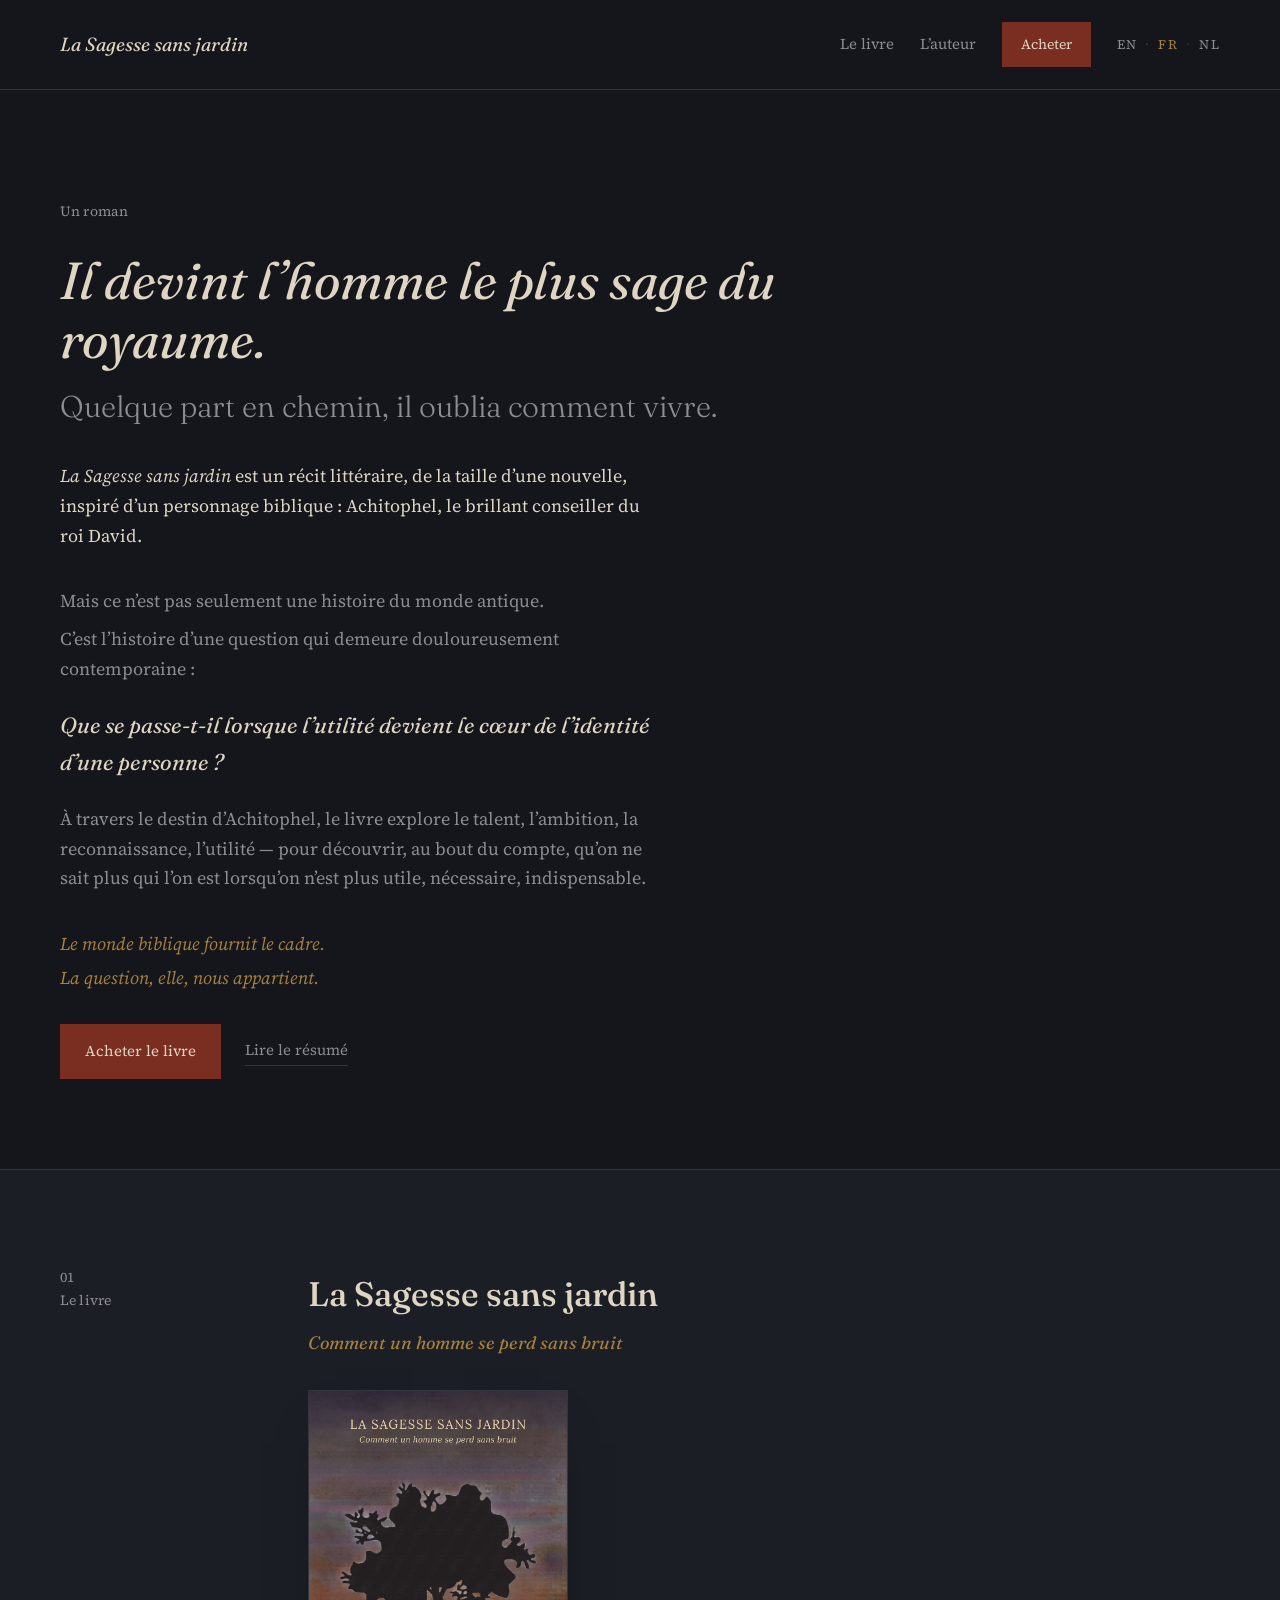
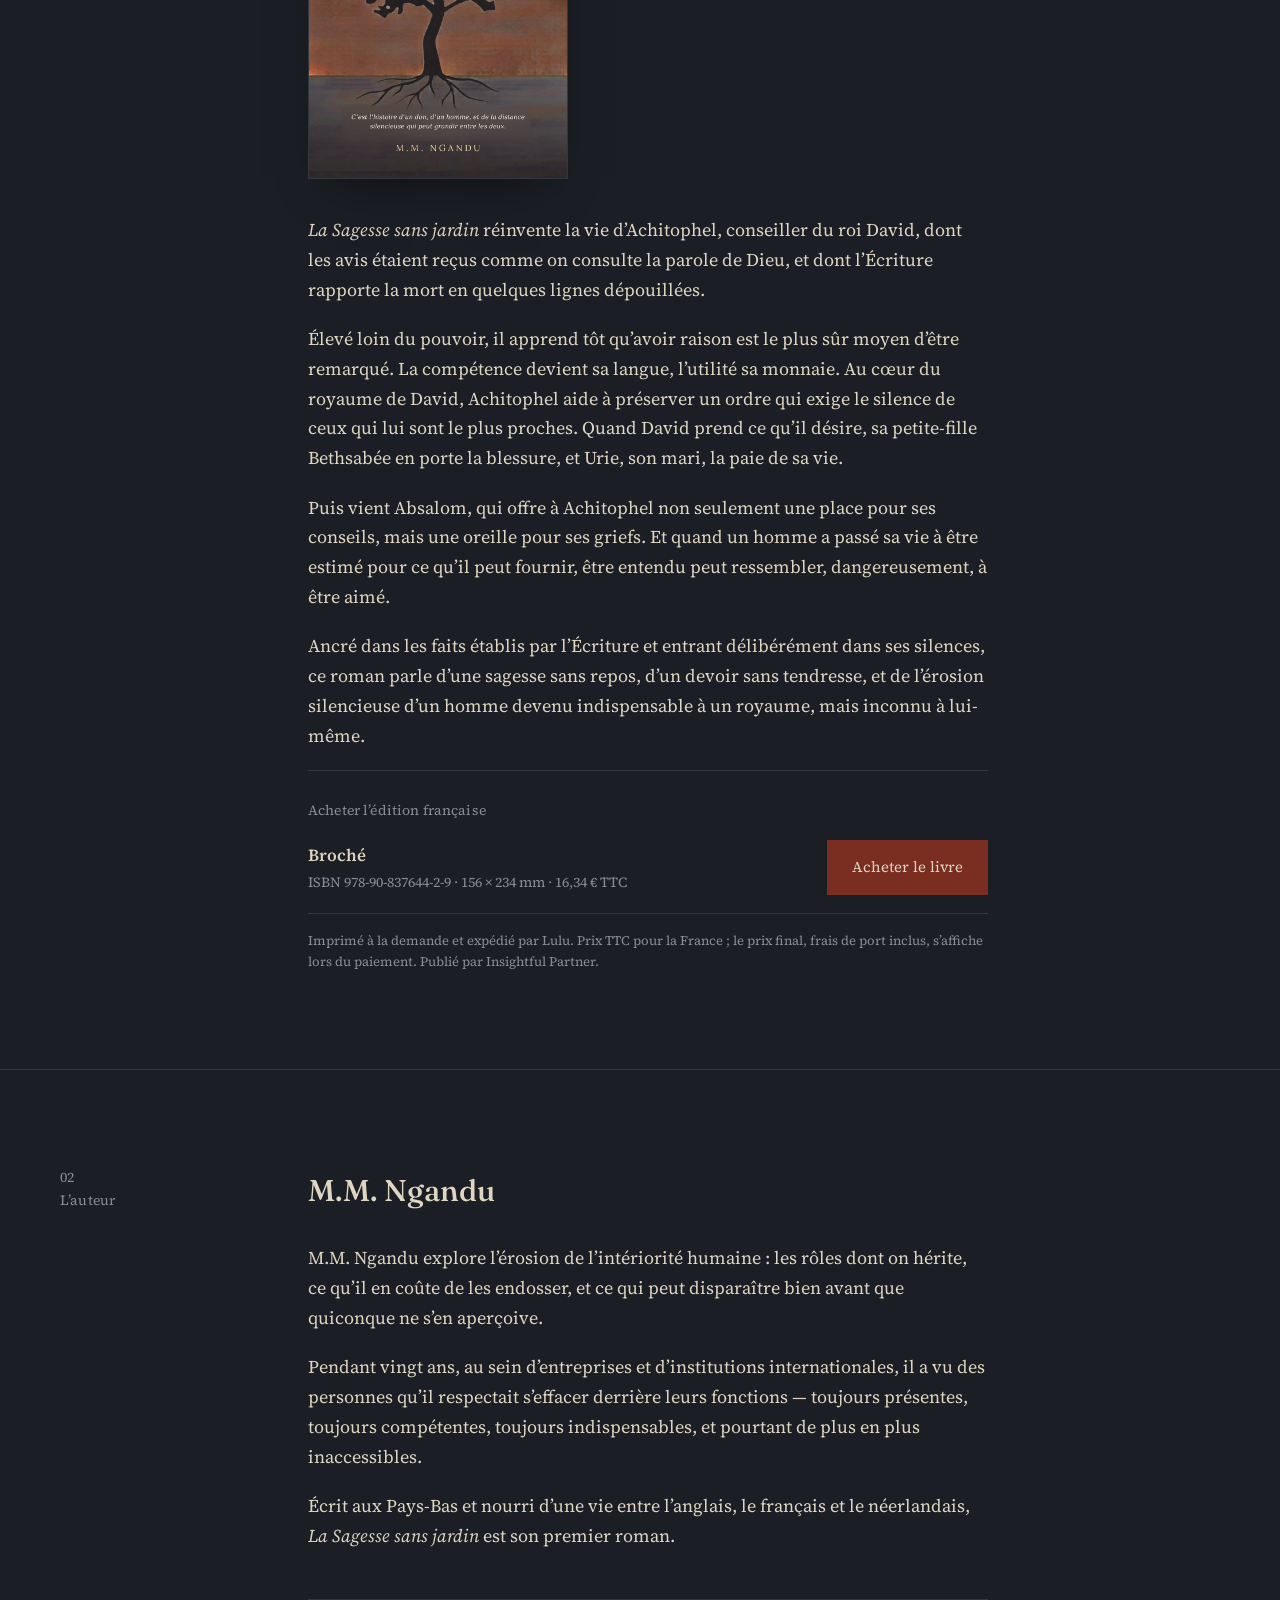
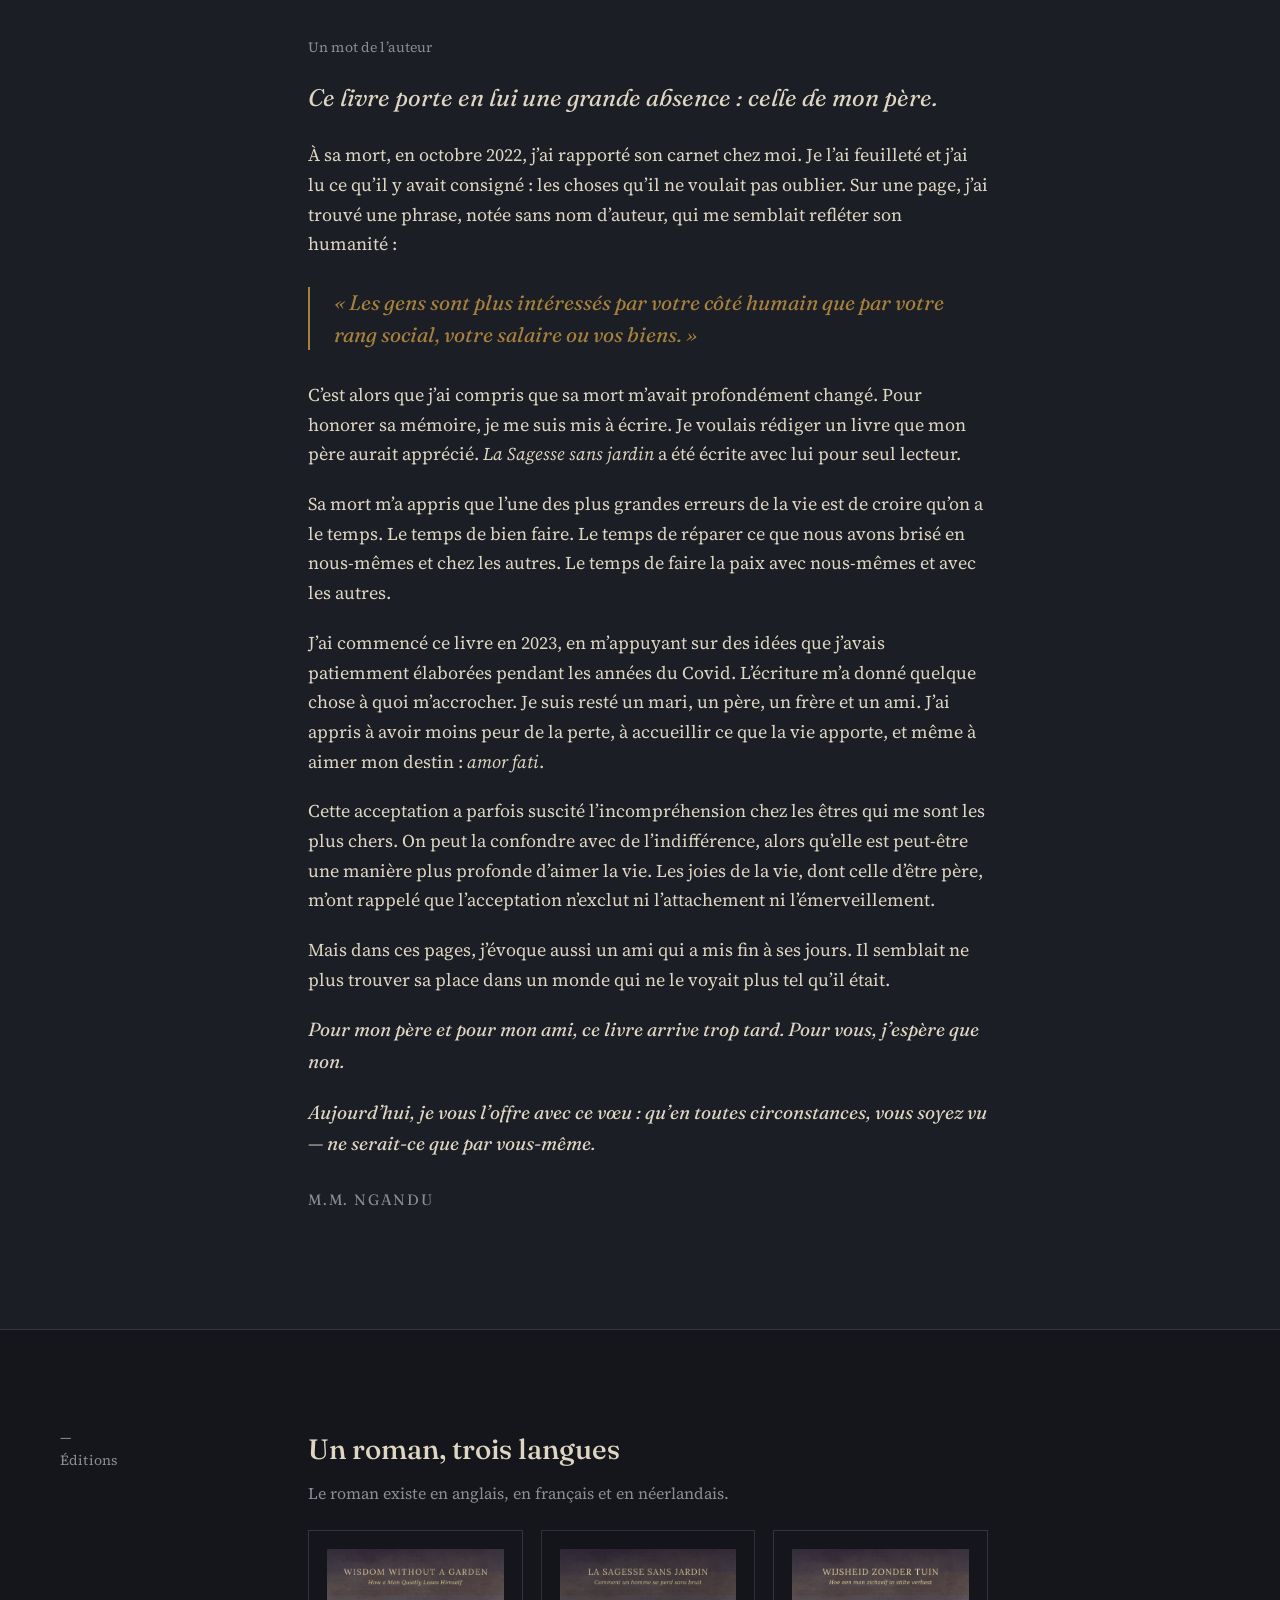
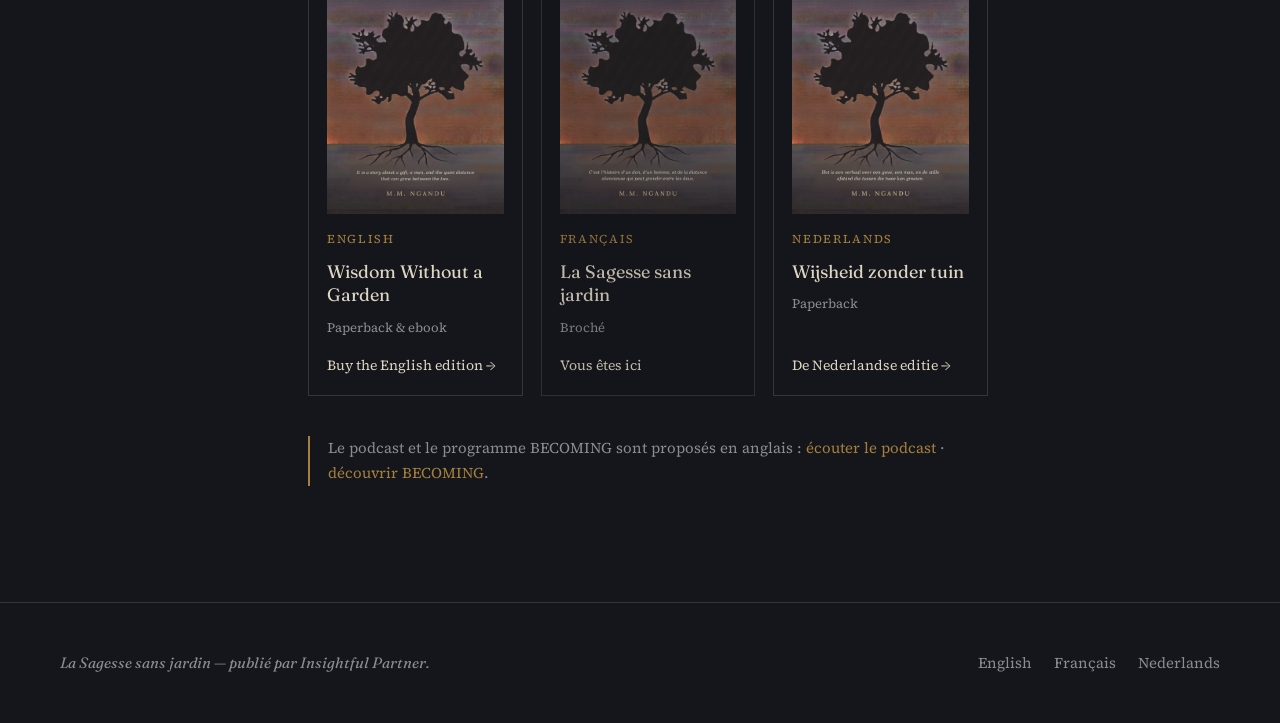
<file: fr/index.html>
<!doctype html>
<html lang="fr">
<head>
<meta charset="utf-8">
<meta name="viewport" content="width=device-width, initial-scale=1.0">
<title>La Sagesse sans jardin — roman de M.M. Ngandu</title>
<meta name="description" content="La Sagesse sans jardin réinvente la vie d’Achitophel, conseiller du roi David. Un roman de M.M. Ngandu, édition française brochée.">
<meta property="og:title" content="La Sagesse sans jardin — roman de M.M. Ngandu">
<meta property="og:description" content="La Sagesse sans jardin réinvente la vie d’Achitophel, conseiller du roi David. Un roman de M.M. Ngandu, édition française brochée.">
<meta property="og:type" content="book">
<meta property="og:url" content="https://wisdomwithoutagarden.com/fr/">
<meta property="og:image" content="https://wisdomwithoutagarden.com/assets/cover-fr.jpg">
<meta property="og:image:width" content="900">
<meta property="og:image:height" content="1351">
<meta property="og:locale" content="fr_FR">
<meta name="twitter:card" content="summary_large_image">
<meta name="twitter:image" content="https://wisdomwithoutagarden.com/assets/cover-fr.jpg">
<link rel="canonical" href="https://wisdomwithoutagarden.com/fr/">
<link rel="alternate" hreflang="en" href="https://wisdomwithoutagarden.com/">
<link rel="alternate" hreflang="fr" href="https://wisdomwithoutagarden.com/fr/">
<link rel="alternate" hreflang="nl" href="https://wisdomwithoutagarden.com/nl/">
<link rel="alternate" hreflang="x-default" href="https://wisdomwithoutagarden.com/">
<link rel="preconnect" href="https://fonts.googleapis.com">
<link href="https://fonts.googleapis.com/css2?family=Fraunces:ital,opsz,wght@0,9..144,300;0,9..144,400;0,9..144,500;0,9..144,600;1,9..144,400;1,9..144,500&family=Source+Serif+4:ital,opsz,wght@0,8..60,400;0,8..60,500;0,8..60,600;1,8..60,400&display=swap" rel="stylesheet">
<link rel="stylesheet" href="../assets/site.css">
<script src="../assets/links.js" defer></script>
<script type="application/ld+json">{"@context": "https://schema.org", "@type": "Book", "name": "La Sagesse sans jardin", "alternateName": "Comment un homme se perd sans bruit", "author": {"@type": "Person", "name": "M.M. Ngandu"}, "publisher": {"@type": "Organization", "name": "Insightful Partner"}, "inLanguage": "fr", "isbn": "9789083764429", "bookFormat": "https://schema.org/Paperback", "url": "https://wisdomwithoutagarden.com/fr/", "image": "https://wisdomwithoutagarden.com/assets/cover-fr.jpg", "translationOfWork": {"@type": "Book", "name": "Wisdom Without a Garden", "url": "https://wisdomwithoutagarden.com/"}}</script>
</head>
<body>

<div class="navbar">
  <div class="inner">
    <a href="./" class="brand">La Sagesse sans jardin</a>
    <div class="links">
      <a class="navlink" href="#livre">Le livre</a>
      <a class="navlink" href="#auteur">L’auteur</a>
      <a class="btn-fill" href="#acheter" style="padding:10px 18px; font-size:14px;">Acheter</a>
      <nav class="lang" aria-label="Langue"><a href="../" lang="en">EN</a><span>·</span><a href="./" aria-current="page" lang="fr">FR</a><span>·</span><a href="../nl/" lang="nl">NL</a></nav>
    </div>
  </div>
</div>

<!-- HERO -->
<div id="top" class="hero-wrap">
  <div class="hero-inner">
    <p class="rail rise1" style="margin-bottom:28px;">Un roman</p>
    <h1 class="hero-line rise2" style="font-style:italic; font-weight:400; font-size:52px; line-height:1.14; margin:0 0 18px;">Il devint l’homme le plus sage du royaume.</h1>
    <p class="hero-sub rise3" style="font-family:'Fraunces',serif; font-weight:300; font-size:30px; line-height:1.25; margin:0 0 36px; color:var(--meta);">Quelque part en chemin, il oublia comment vivre.</p>
    <p class="rise3" style="font-size:18px; max-width:600px; margin:0 0 36px;"><em>La Sagesse sans jardin</em> est un récit littéraire, de la taille d’une nouvelle, inspiré d’un personnage biblique&nbsp;: Achitophel, le brillant conseiller du roi David.</p>
    <p class="rise3" style="font-size:18px; max-width:600px; margin:0 0 8px; color:var(--meta);">Mais ce n’est pas seulement une histoire du monde antique.</p>
    <p class="rise3" style="font-size:18px; max-width:600px; margin:0 0 8px; color:var(--meta);">C’est l’histoire d’une question qui demeure douloureusement contemporaine&nbsp;:</p>
    <p class="rise3" style="font-family:'Fraunces',serif; font-style:italic; font-size:22px; margin:24px 0; max-width:600px;">Que se passe-t-il lorsque l’utilité devient le cœur de l’identité d’une personne&nbsp;?</p>
    <p class="rise3" style="font-size:18px; max-width:600px; margin:0 0 36px; color:var(--meta);">À travers le destin d’Achitophel, le livre explore le talent, l’ambition, la reconnaissance, l’utilité — pour découvrir, au bout du compte, qu’on ne sait plus qui l’on est lorsqu’on n’est plus utile, nécessaire, indispensable.</p>
    <p class="rise3" style="font-style:italic; color:var(--ochre); margin:0 0 4px;">Le monde biblique fournit le cadre.</p>
    <p class="rise3" style="font-style:italic; color:var(--ochre); margin:0 0 32px;">La question, elle, nous appartient.</p>
    <div class="rise4" style="display:flex; gap:24px; align-items:center; flex-wrap:wrap;">
      <a class="btn-fill" href="#acheter">Acheter le livre</a>
      <a class="navlink" href="#livre" style="border-bottom:1px solid var(--hair); padding-bottom:2px;">Lire le résumé</a>
    </div>
  </div>
</div>

<!-- 01 BOOK + BUY -->
<div id="livre" style="border-top:1px solid var(--hair); background:var(--panel);">
  <div class="grid-section">
    <div class="rail">01<br>Le livre</div>
    <div class="col-main">
      <h2 style="font-size:34px; margin-bottom:6px; font-weight:500;">La Sagesse sans jardin</h2>
      <p style="font-family:'Fraunces',serif; font-style:italic; font-size:18px; color:var(--ochre); margin:0 0 32px;">Comment un homme se perd sans bruit</p>
      <img src="../assets/cover-fr.jpg" alt="Couverture de La Sagesse sans jardin : silhouette d’un arbre noir sur un ciel de crépuscule" width="900" height="1351" style="width:100%; max-width:260px; display:block; margin:0 0 36px; box-shadow:0 24px 50px -28px rgba(0,0,0,0.6); border:1px solid var(--hair);">
      <p><em>La Sagesse sans jardin</em> réinvente la vie d’Achitophel, conseiller du roi David, dont les avis étaient reçus comme on consulte la parole de Dieu, et dont l’Écriture rapporte la mort en quelques lignes dépouillées.</p>
      <p>Élevé loin du pouvoir, il apprend tôt qu’avoir raison est le plus sûr moyen d’être remarqué. La compétence devient sa langue, l’utilité sa monnaie. Au cœur du royaume de David, Achitophel aide à préserver un ordre qui exige le silence de ceux qui lui sont le plus proches. Quand David prend ce qu’il désire, sa petite-fille Bethsabée en porte la blessure, et Urie, son mari, la paie de sa vie.</p>
      <p>Puis vient Absalom, qui offre à Achitophel non seulement une place pour ses conseils, mais une oreille pour ses griefs. Et quand un homme a passé sa vie à être estimé pour ce qu’il peut fournir, être entendu peut ressembler, dangereusement, à être aimé.</p>
      <p>Ancré dans les faits établis par l’Écriture et entrant délibérément dans ses silences, ce roman parle d’une sagesse sans repos, d’un devoir sans tendresse, et de l’érosion silencieuse d’un homme devenu indispensable à un royaume, mais inconnu à lui-même.</p>

      <div id="acheter" class="buy-block">
        <p class="rail" style="margin:0;">Acheter l’édition française</p>
        <div class="buy-row">
          <p class="what"><strong>Broché</strong>ISBN 978-90-837644-2-9 · 156 × 234 mm<span data-price="fr"></span></p>
          <a class="btn-fill" data-buy="fr" data-soon="Bientôt disponible" href="#acheter">Acheter le livre</a>
        </div>
        <p class="fineprint">Imprimé à la demande et expédié par Lulu. Prix TTC pour la France&nbsp;; le prix final, frais de port inclus, s’affiche lors du paiement. Publié par Insightful Partner.</p>
      </div>
    </div>
  </div>
</div>

<!-- 03 AUTHOR -->
<div id="auteur" style="border-top:1px solid var(--hair); background:var(--panel);">
  <div class="grid-section">
    <div class="rail">02<br>L’auteur</div>
    <div class="col-main">
      <h2 style="font-size:30px; margin-bottom:28px; font-weight:500;">M.M. Ngandu</h2>
      <p>M.M. Ngandu explore l’érosion de l’intériorité humaine&nbsp;: les rôles dont on hérite, ce qu’il en coûte de les endosser, et ce qui peut disparaître bien avant que quiconque ne s’en aperçoive.</p>
      <p>Pendant vingt ans, au sein d’entreprises et d’institutions internationales, il a vu des personnes qu’il respectait s’effacer derrière leurs fonctions — toujours présentes, toujours compétentes, toujours indispensables, et pourtant de plus en plus inaccessibles.</p>
      <p>Écrit aux Pays-Bas et nourri d’une vie entre l’anglais, le français et le néerlandais, <em>La Sagesse sans jardin</em> est son premier roman.</p>
      <div class="author-note">
        <p class="rail" style="margin:0 0 22px;">Un mot de l’auteur</p>
        <p class="lead">Ce livre porte en lui une grande absence&nbsp;: celle de mon père.</p>
        <p>À sa mort, en octobre 2022, j’ai rapporté son carnet chez moi. Je l’ai feuilleté et j’ai lu ce qu’il y avait consigné&nbsp;: les choses qu’il ne voulait pas oublier. Sur une page, j’ai trouvé une phrase, notée sans nom d’auteur, qui me semblait refléter son humanité&nbsp;:</p>
        <blockquote><p>«&nbsp;Les gens sont plus intéressés par votre côté humain que par votre rang social, votre salaire ou vos biens.&nbsp;»</p></blockquote>
        <p>C’est alors que j’ai compris que sa mort m’avait profondément changé. Pour honorer sa mémoire, je me suis mis à écrire. Je voulais rédiger un livre que mon père aurait apprécié. <em>La Sagesse sans jardin</em> a été écrite avec lui pour seul lecteur.</p>
        <p>Sa mort m’a appris que l’une des plus grandes erreurs de la vie est de croire qu’on a le temps. Le temps de bien faire. Le temps de réparer ce que nous avons brisé en nous-mêmes et chez les autres. Le temps de faire la paix avec nous-mêmes et avec les autres.</p>
        <p>J’ai commencé ce livre en 2023, en m’appuyant sur des idées que j’avais patiemment élaborées pendant les années du Covid. L’écriture m’a donné quelque chose à quoi m’accrocher. Je suis resté un mari, un père, un frère et un ami. J’ai appris à avoir moins peur de la perte, à accueillir ce que la vie apporte, et même à aimer mon destin&nbsp;: <em>amor fati</em>.</p>
        <p>Cette acceptation a parfois suscité l’incompréhension chez les êtres qui me sont les plus chers. On peut la confondre avec de l’indifférence, alors qu’elle est peut-être une manière plus profonde d’aimer la vie. Les joies de la vie, dont celle d’être père, m’ont rappelé que l’acceptation n’exclut ni l’attachement ni l’émerveillement.</p>
        <p>Mais dans ces pages, j’évoque aussi un ami qui a mis fin à ses jours. Il semblait ne plus trouver sa place dans un monde qui ne le voyait plus tel qu’il était.</p>
        <p class="closing">Pour mon père et pour mon ami, ce livre arrive trop tard. Pour vous, j’espère que non.</p>
        <p class="closing">Aujourd’hui, je vous l’offre avec ce vœu&nbsp;: qu’en toutes circonstances, vous soyez vu — ne serait-ce que par vous-même.</p>
        <p class="sign">M.M. Ngandu</p>
      </div>
    </div>
  </div>
</div>

<!-- EDITIONS -->
<div id="editions" style="border-top:1px solid var(--hair);">
  <div class="grid-section">
    <div class="rail">—<br>Éditions</div>
    <div class="col-main">
      <h2 style="font-size:28px; margin-bottom:8px; font-weight:500;">Un roman, trois langues</h2>
      <p style="font-size:16px; color:var(--meta); margin:0;">Le roman existe en anglais, en français et en néerlandais.</p>
      <div class="editions">
        <a class="edition" href="../#buy" lang="en">
          <img src="../assets/cover-en.jpg" alt="" width="900" height="1351" loading="lazy">
          <span class="ed-lang">English</span>
          <span class="ed-title">Wisdom Without a Garden</span>
          <span class="ed-meta">Paperback &amp; ebook</span>
          <span class="ed-go">Buy the English edition →</span>
        </a>
        <a class="edition" href="#acheter" lang="fr" aria-current="page">
          <img src="../assets/cover-fr.jpg" alt="" width="900" height="1351" loading="lazy">
          <span class="ed-lang">Français</span>
          <span class="ed-title">La Sagesse sans jardin</span>
          <span class="ed-meta">Broché</span>
          <span class="ed-go">Vous êtes ici</span>
        </a>
        <a class="edition" href="../nl/" lang="nl">
          <img src="../assets/cover-nl.jpg" alt="" width="900" height="1351" loading="lazy">
          <span class="ed-lang">Nederlands</span>
          <span class="ed-title">Wijsheid zonder tuin</span>
          <span class="ed-meta">Paperback</span>
          <span class="ed-go">De Nederlandse editie →</span>
        </a>
      </div>
      <p class="note" style="margin-top:40px;">Le podcast et le programme BECOMING sont proposés en anglais&nbsp;: <a href="../#podcast" style="color:var(--ochre);">écouter le podcast</a> · <a href="../#program" style="color:var(--ochre);">découvrir BECOMING</a>.</p>
    </div>
  </div>
</div>

<footer>
  <div class="inner">
    <p>La Sagesse sans jardin — publié par Insightful Partner.</p>
    <div class="links">
      <a class="navlink" href="../" lang="en">English</a>
      <a class="navlink" href="../fr/" lang="fr">Français</a>
      <a class="navlink" href="../nl/" lang="nl">Nederlands</a>
    </div>
  </div>
</footer>

</body>
</html>
</file>
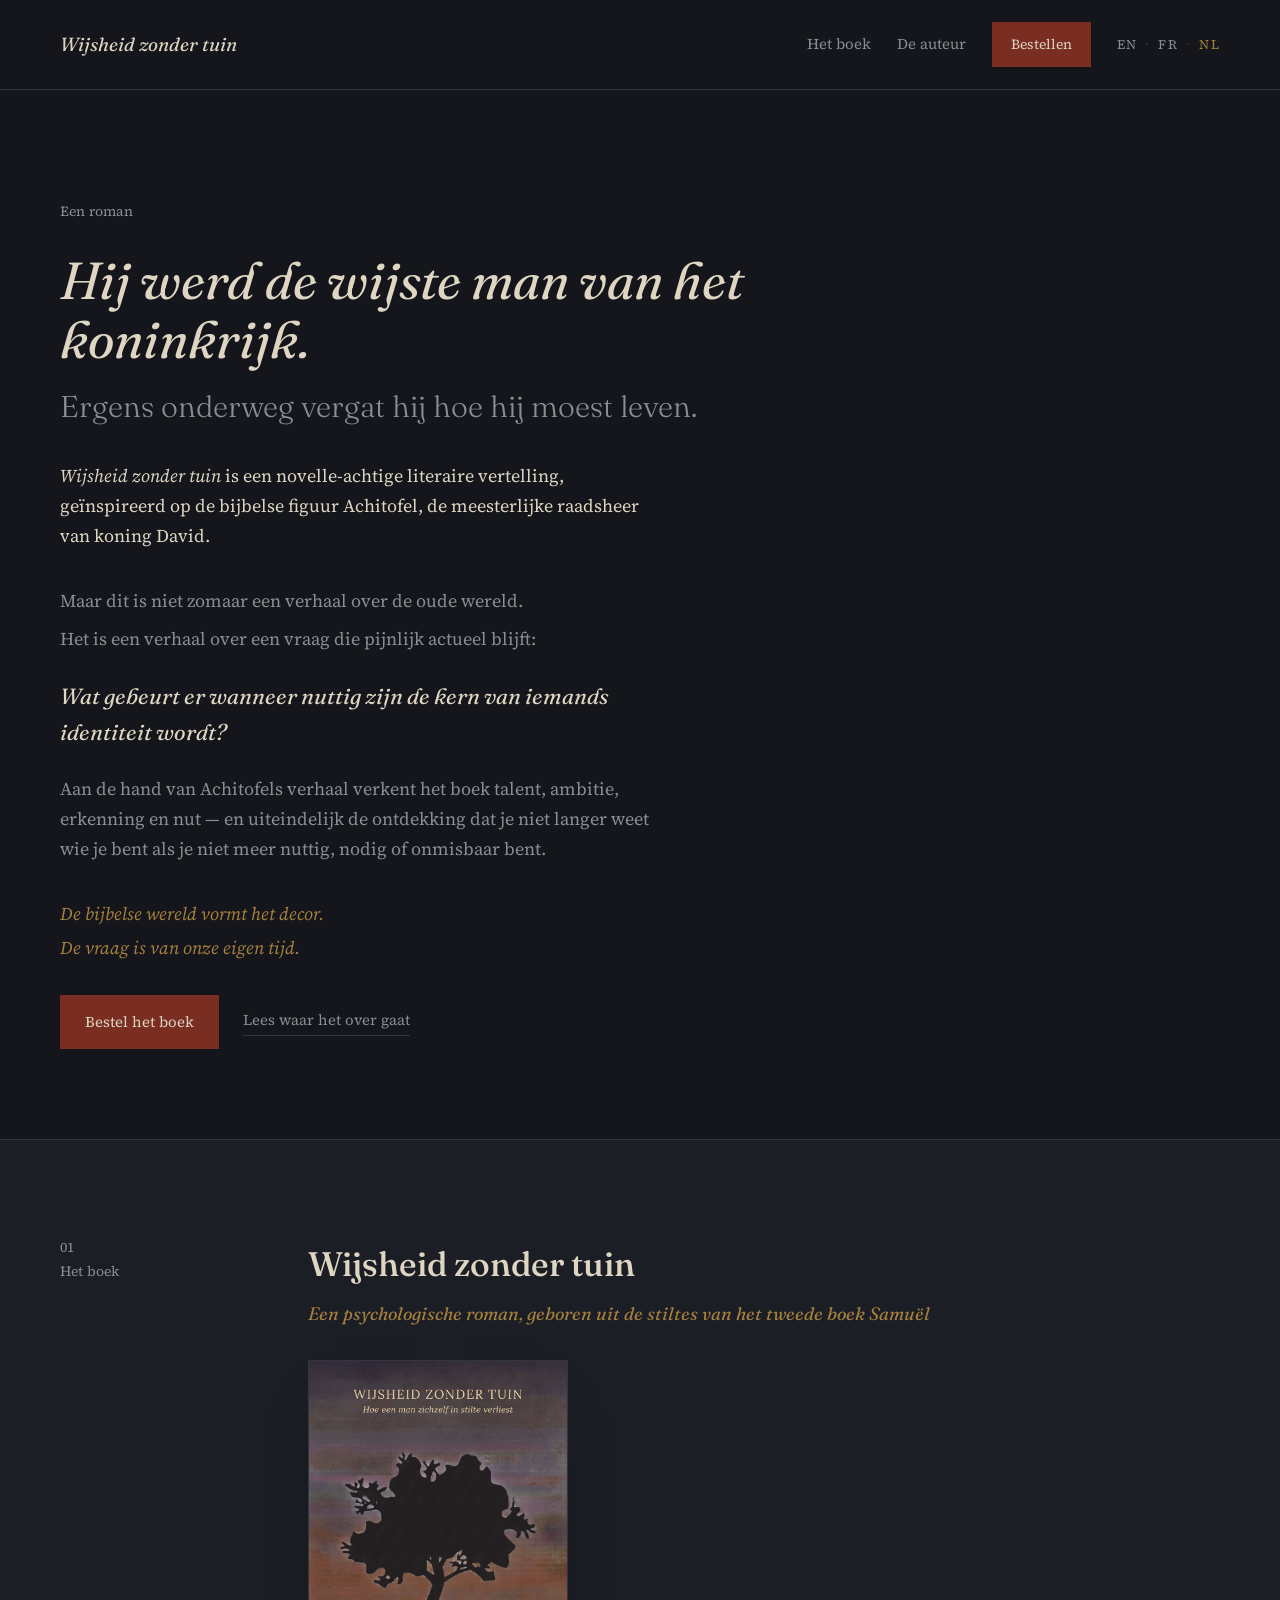
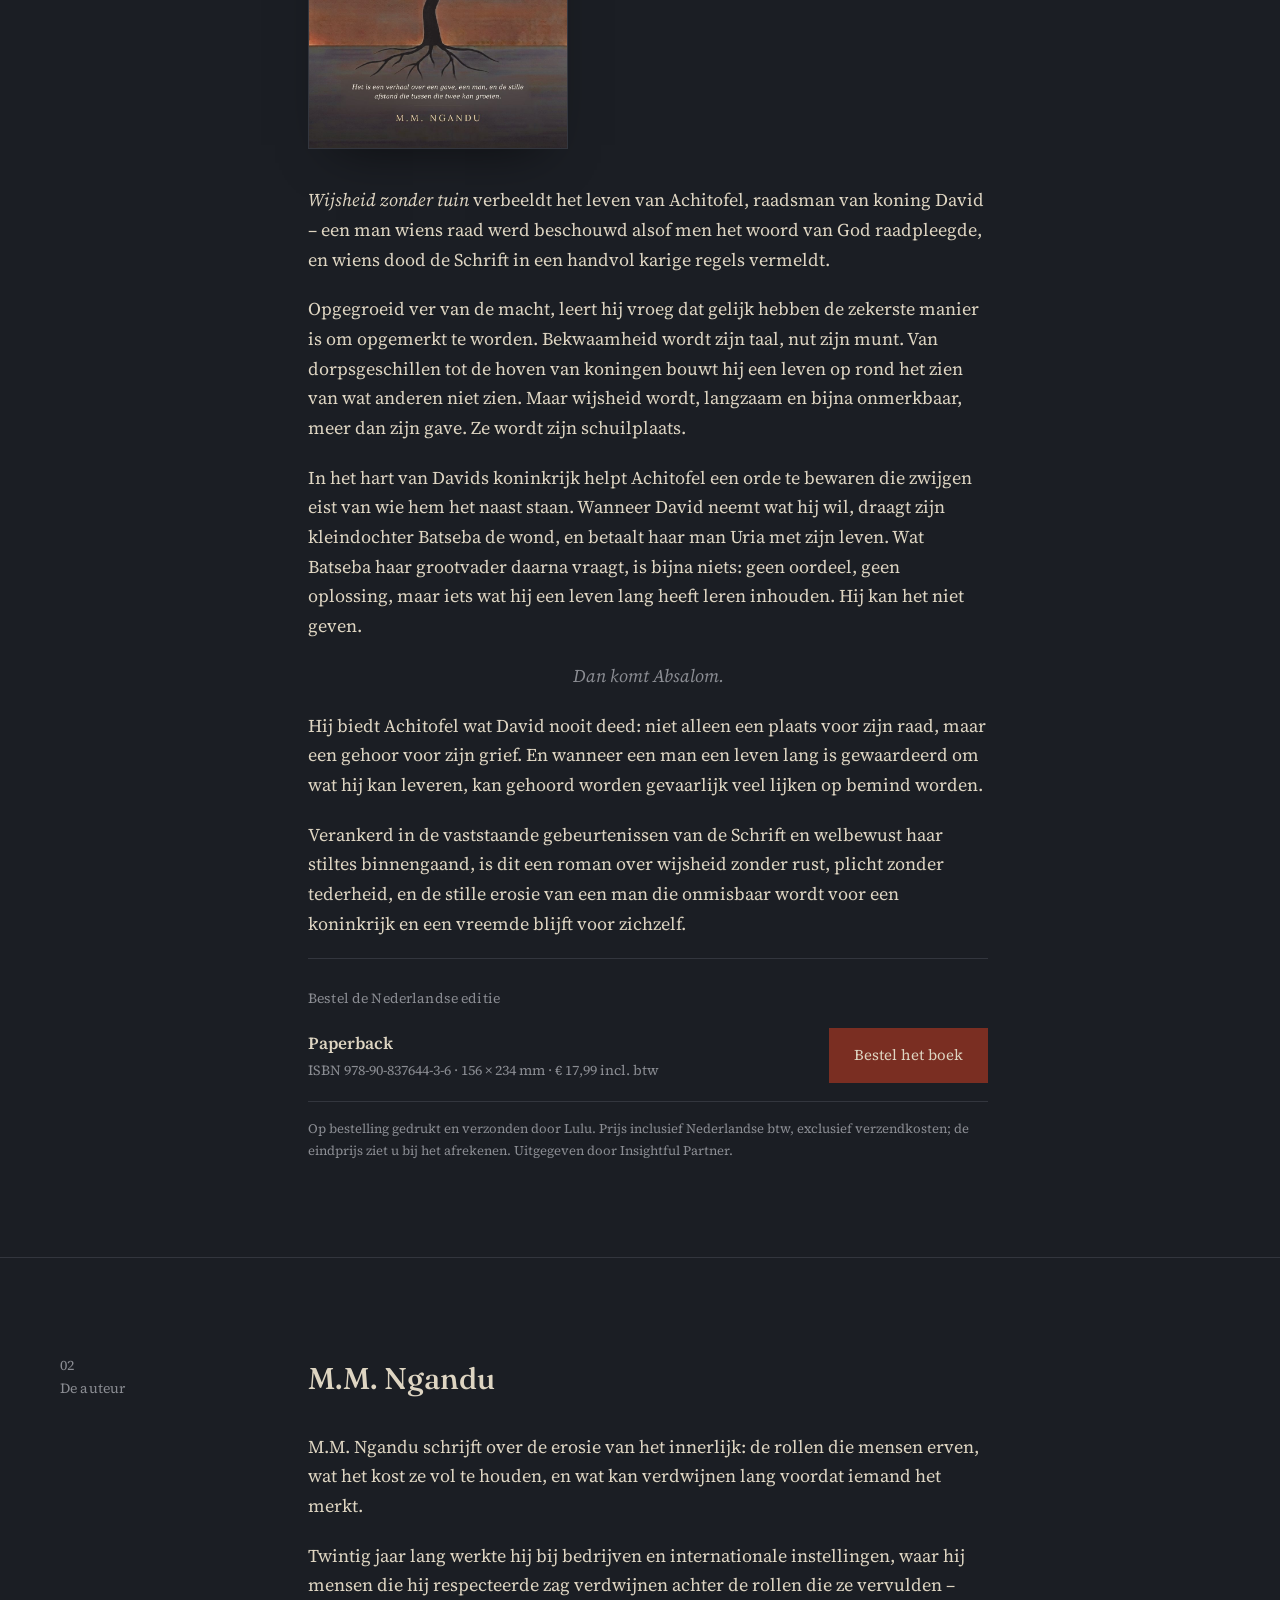
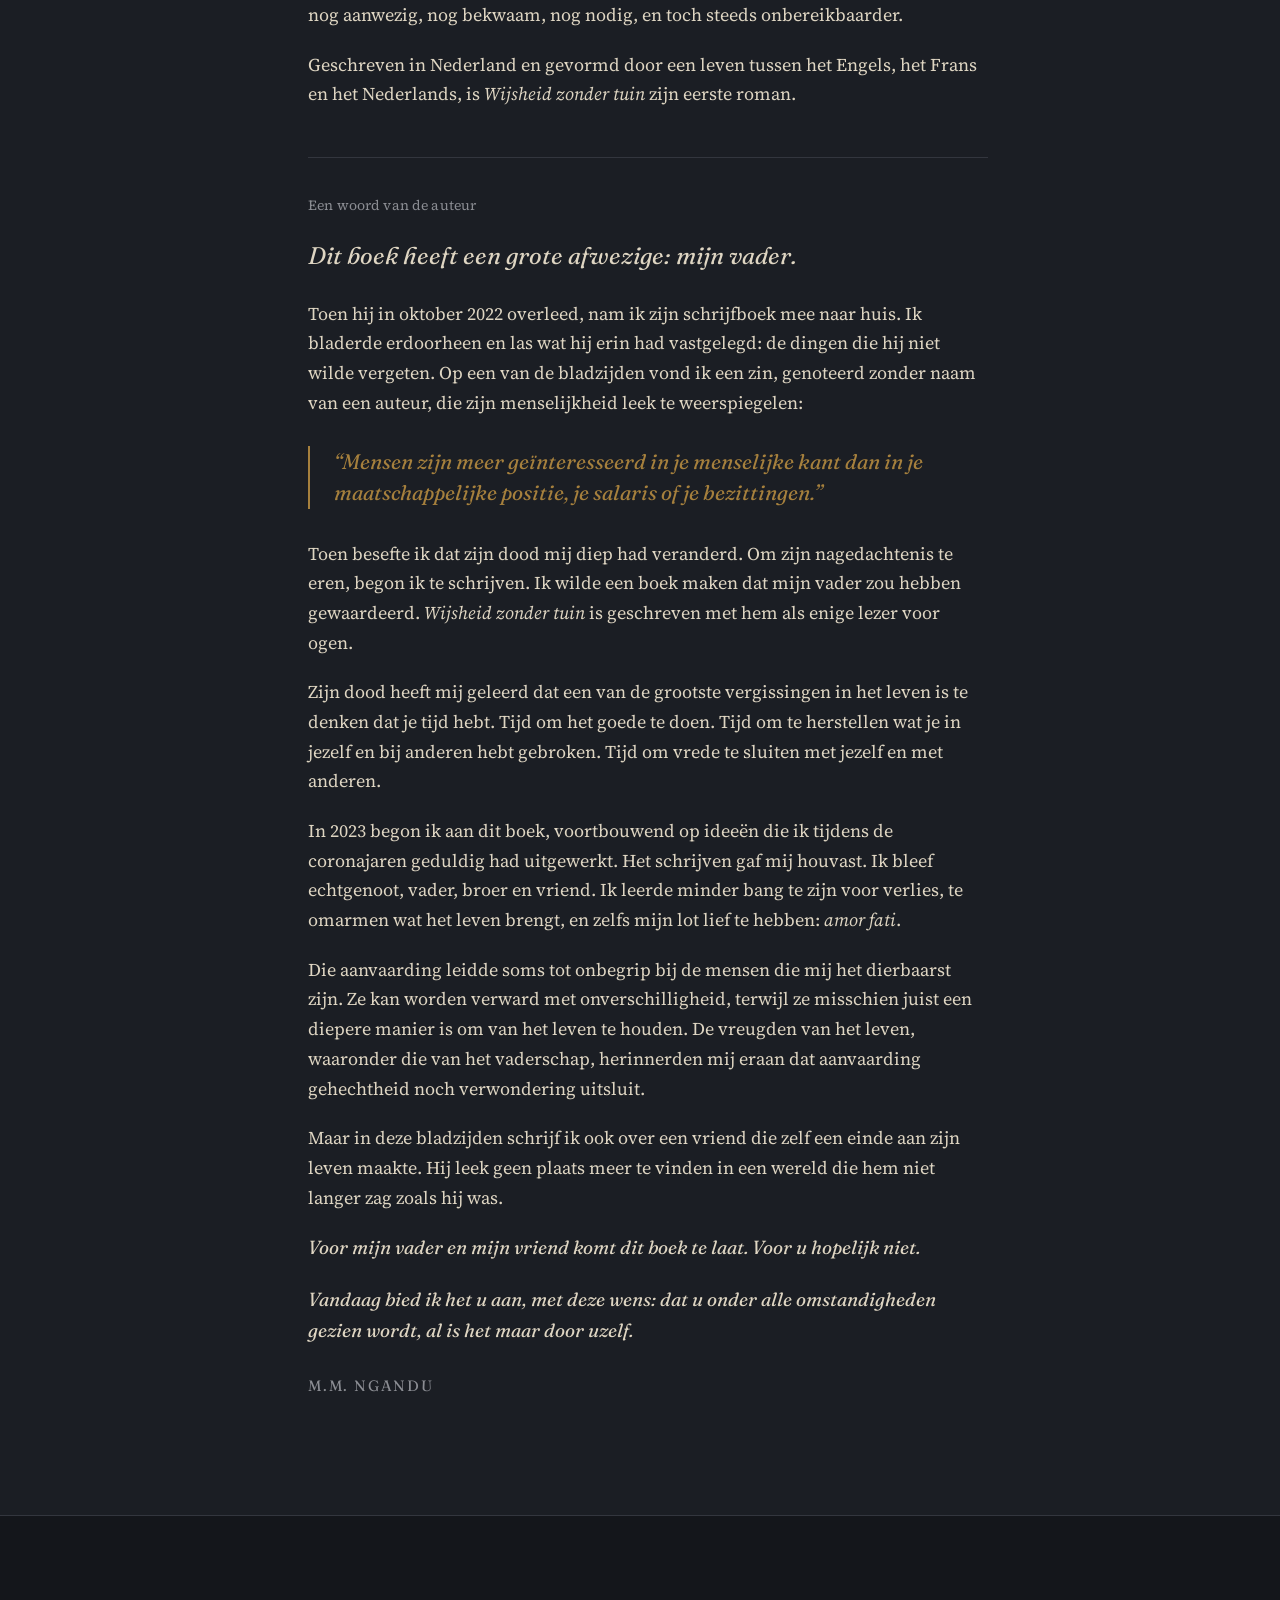
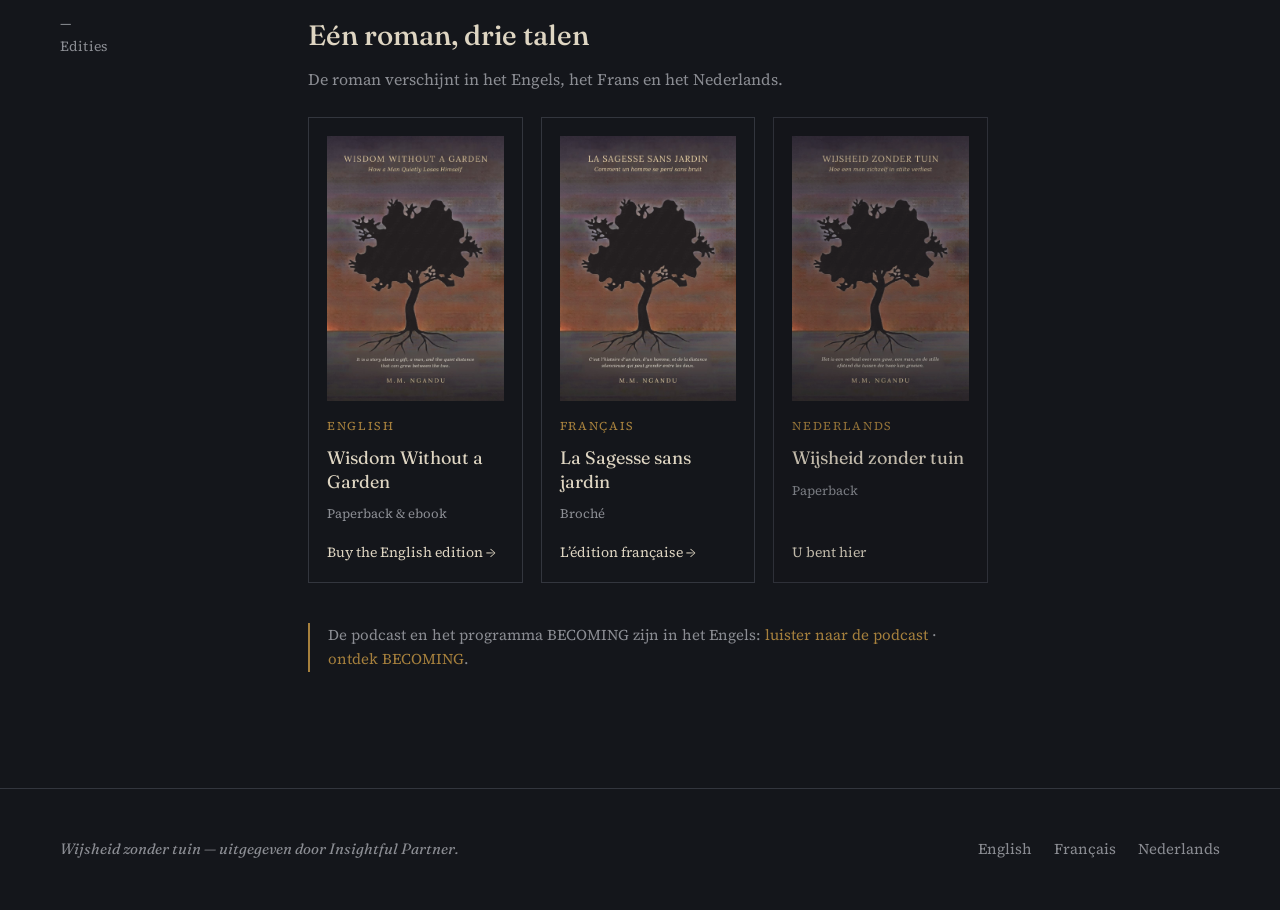
<file: nl/index.html>
<!doctype html>
<html lang="nl">
<head>
<meta charset="utf-8">
<meta name="viewport" content="width=device-width, initial-scale=1.0">
<title>Wijsheid zonder tuin — roman van M.M. Ngandu</title>
<meta name="description" content="Wijsheid zonder tuin verbeeldt het leven van Achitofel, raadsman van koning David. Een roman van M.M. Ngandu, Nederlandse paperbackeditie.">
<meta property="og:title" content="Wijsheid zonder tuin — roman van M.M. Ngandu">
<meta property="og:description" content="Wijsheid zonder tuin verbeeldt het leven van Achitofel, raadsman van koning David. Een roman van M.M. Ngandu, Nederlandse paperbackeditie.">
<meta property="og:type" content="book">
<meta property="og:url" content="https://wisdomwithoutagarden.com/nl/">
<meta property="og:image" content="https://wisdomwithoutagarden.com/assets/cover-nl.jpg">
<meta property="og:image:width" content="900">
<meta property="og:image:height" content="1351">
<meta property="og:locale" content="nl_NL">
<meta name="twitter:card" content="summary_large_image">
<meta name="twitter:image" content="https://wisdomwithoutagarden.com/assets/cover-nl.jpg">
<link rel="canonical" href="https://wisdomwithoutagarden.com/nl/">
<link rel="alternate" hreflang="en" href="https://wisdomwithoutagarden.com/">
<link rel="alternate" hreflang="fr" href="https://wisdomwithoutagarden.com/fr/">
<link rel="alternate" hreflang="nl" href="https://wisdomwithoutagarden.com/nl/">
<link rel="alternate" hreflang="x-default" href="https://wisdomwithoutagarden.com/">
<link rel="preconnect" href="https://fonts.googleapis.com">
<link href="https://fonts.googleapis.com/css2?family=Fraunces:ital,opsz,wght@0,9..144,300;0,9..144,400;0,9..144,500;0,9..144,600;1,9..144,400;1,9..144,500&family=Source+Serif+4:ital,opsz,wght@0,8..60,400;0,8..60,500;0,8..60,600;1,8..60,400&display=swap" rel="stylesheet">
<link rel="stylesheet" href="../assets/site.css">
<script src="../assets/links.js" defer></script>
<script type="application/ld+json">{"@context": "https://schema.org", "@type": "Book", "name": "Wijsheid zonder tuin", "alternateName": "Hoe een man zichzelf in stilte verliest", "author": {"@type": "Person", "name": "M.M. Ngandu"}, "publisher": {"@type": "Organization", "name": "Insightful Partner"}, "inLanguage": "nl", "isbn": "9789083764436", "bookFormat": "https://schema.org/Paperback", "url": "https://wisdomwithoutagarden.com/nl/", "image": "https://wisdomwithoutagarden.com/assets/cover-nl.jpg", "translationOfWork": {"@type": "Book", "name": "Wisdom Without a Garden", "url": "https://wisdomwithoutagarden.com/"}}</script>
</head>
<body>

<div class="navbar">
  <div class="inner">
    <a href="./" class="brand">Wijsheid zonder tuin</a>
    <div class="links">
      <a class="navlink" href="#boek">Het boek</a>
      <a class="navlink" href="#auteur">De auteur</a>
      <a class="btn-fill" href="#bestellen" style="padding:10px 18px; font-size:14px;">Bestellen</a>
      <nav class="lang" aria-label="Taal"><a href="../" lang="en">EN</a><span>·</span><a href="../fr/" lang="fr">FR</a><span>·</span><a href="./" aria-current="page" lang="nl">NL</a></nav>
    </div>
  </div>
</div>

<!-- HERO -->
<div id="top" class="hero-wrap">
  <div class="hero-inner">
    <p class="rail rise1" style="margin-bottom:28px;">Een roman</p>
    <h1 class="hero-line rise2" style="font-style:italic; font-weight:400; font-size:52px; line-height:1.14; margin:0 0 18px;">Hij werd de wijste man van het koninkrijk.</h1>
    <p class="hero-sub rise3" style="font-family:'Fraunces',serif; font-weight:300; font-size:30px; line-height:1.25; margin:0 0 36px; color:var(--meta);">Ergens onderweg vergat hij hoe hij moest leven.</p>
    <p class="rise3" style="font-size:18px; max-width:600px; margin:0 0 36px;"><em>Wijsheid zonder tuin</em> is een novelle-achtige literaire vertelling, geïnspireerd op de bijbelse figuur Achitofel, de meesterlijke raadsheer van koning David.</p>
    <p class="rise3" style="font-size:18px; max-width:600px; margin:0 0 8px; color:var(--meta);">Maar dit is niet zomaar een verhaal over de oude wereld.</p>
    <p class="rise3" style="font-size:18px; max-width:600px; margin:0 0 8px; color:var(--meta);">Het is een verhaal over een vraag die pijnlijk actueel blijft:</p>
    <p class="rise3" style="font-family:'Fraunces',serif; font-style:italic; font-size:22px; margin:24px 0; max-width:600px;">Wat gebeurt er wanneer nuttig zijn de kern van iemands identiteit wordt?</p>
    <p class="rise3" style="font-size:18px; max-width:600px; margin:0 0 36px; color:var(--meta);">Aan de hand van Achitofels verhaal verkent het boek talent, ambitie, erkenning en nut — en uiteindelijk de ontdekking dat je niet langer weet wie je bent als je niet meer nuttig, nodig of onmisbaar bent.</p>
    <p class="rise3" style="font-style:italic; color:var(--ochre); margin:0 0 4px;">De bijbelse wereld vormt het decor.</p>
    <p class="rise3" style="font-style:italic; color:var(--ochre); margin:0 0 32px;">De vraag is van onze eigen tijd.</p>
    <div class="rise4" style="display:flex; gap:24px; align-items:center; flex-wrap:wrap;">
      <a class="btn-fill" href="#bestellen">Bestel het boek</a>
      <a class="navlink" href="#boek" style="border-bottom:1px solid var(--hair); padding-bottom:2px;">Lees waar het over gaat</a>
    </div>
  </div>
</div>

<!-- 01 BOOK + BUY -->
<div id="boek" style="border-top:1px solid var(--hair); background:var(--panel);">
  <div class="grid-section">
    <div class="rail">01<br>Het boek</div>
    <div class="col-main">
      <h2 style="font-size:34px; margin-bottom:6px; font-weight:500;">Wijsheid zonder tuin</h2>
      <p style="font-family:'Fraunces',serif; font-style:italic; font-size:18px; color:var(--ochre); margin:0 0 32px;">Een psychologische roman, geboren uit de stiltes van het tweede boek Samuël</p>
      <img src="../assets/cover-nl.jpg" alt="Omslag van Wijsheid zonder tuin: silhouet van een zwarte boom tegen een avondhemel" width="900" height="1351" style="width:100%; max-width:260px; display:block; margin:0 0 36px; box-shadow:0 24px 50px -28px rgba(0,0,0,0.6); border:1px solid var(--hair);">
      <p><em>Wijsheid zonder tuin</em> verbeeldt het leven van Achitofel, raadsman van koning David – een man wiens raad werd beschouwd alsof men het woord van God raadpleegde, en wiens dood de Schrift in een handvol karige regels vermeldt.</p>
      <p>Opgegroeid ver van de macht, leert hij vroeg dat gelijk hebben de zekerste manier is om opgemerkt te worden. Bekwaamheid wordt zijn taal, nut zijn munt. Van dorpsgeschillen tot de hoven van koningen bouwt hij een leven op rond het zien van wat anderen niet zien. Maar wijsheid wordt, langzaam en bijna onmerkbaar, meer dan zijn gave. Ze wordt zijn schuilplaats.</p>
      <p>In het hart van Davids koninkrijk helpt Achitofel een orde te bewaren die zwijgen eist van wie hem het naast staan. Wanneer David neemt wat hij wil, draagt zijn kleindochter Batseba de wond, en betaalt haar man Uria met zijn leven. Wat Batseba haar grootvader daarna vraagt, is bijna niets: geen oordeel, geen oplossing, maar iets wat hij een leven lang heeft leren inhouden. Hij kan het niet geven.</p>
      <p class="turn">Dan komt Absalom.</p>
      <p>Hij biedt Achitofel wat David nooit deed: niet alleen een plaats voor zijn raad, maar een gehoor voor zijn grief. En wanneer een man een leven lang is gewaardeerd om wat hij kan leveren, kan gehoord worden gevaarlijk veel lijken op bemind worden.</p>
      <p>Verankerd in de vaststaande gebeurtenissen van de Schrift en welbewust haar stiltes binnengaand, is dit een roman over wijsheid zonder rust, plicht zonder tederheid, en de stille erosie van een man die onmisbaar wordt voor een koninkrijk en een vreemde blijft voor zichzelf.</p>

      <div id="bestellen" class="buy-block">
        <p class="rail" style="margin:0;">Bestel de Nederlandse editie</p>
        <div class="buy-row">
          <p class="what"><strong>Paperback</strong>ISBN 978-90-837644-3-6 · 156 × 234 mm<span data-price="nl"></span></p>
          <a class="btn-fill" data-buy="nl" data-soon="Binnenkort verkrijgbaar" href="#bestellen">Bestel het boek</a>
        </div>
        <p class="fineprint">Op bestelling gedrukt en verzonden door Lulu. Prijs inclusief Nederlandse btw, exclusief verzendkosten; de eindprijs ziet u bij het afrekenen. Uitgegeven door Insightful Partner.</p>
      </div>
    </div>
  </div>
</div>

<!-- 03 AUTHOR -->
<div id="auteur" style="border-top:1px solid var(--hair); background:var(--panel);">
  <div class="grid-section">
    <div class="rail">02<br>De auteur</div>
    <div class="col-main">
      <h2 style="font-size:30px; margin-bottom:28px; font-weight:500;">M.M. Ngandu</h2>
      <p>M.M. Ngandu schrijft over de erosie van het innerlijk: de rollen die mensen erven, wat het kost ze vol te houden, en wat kan verdwijnen lang voordat iemand het merkt.</p>
      <p>Twintig jaar lang werkte hij bij bedrijven en internationale instellingen, waar hij mensen die hij respecteerde zag verdwijnen achter de rollen die ze vervulden – nog aanwezig, nog bekwaam, nog nodig, en toch steeds onbereikbaarder.</p>
      <p>Geschreven in Nederland en gevormd door een leven tussen het Engels, het Frans en het Nederlands, is <em>Wijsheid zonder tuin</em> zijn eerste roman.</p>
      <div class="author-note">
        <p class="rail" style="margin:0 0 22px;">Een woord van de auteur</p>
        <p class="lead">Dit boek heeft een grote afwezige: mijn vader.</p>
        <p>Toen hij in oktober 2022 overleed, nam ik zijn schrijfboek mee naar huis. Ik bladerde erdoorheen en las wat hij erin had vastgelegd: de dingen die hij niet wilde vergeten. Op een van de bladzijden vond ik een zin, genoteerd zonder naam van een auteur, die zijn menselijkheid leek te weerspiegelen:</p>
        <blockquote><p>“Mensen zijn meer geïnteresseerd in je menselijke kant dan in je maatschappelijke positie, je salaris of je bezittingen.”</p></blockquote>
        <p>Toen besefte ik dat zijn dood mij diep had veranderd. Om zijn nagedachtenis te eren, begon ik te schrijven. Ik wilde een boek maken dat mijn vader zou hebben gewaardeerd. <em>Wijsheid zonder tuin</em> is geschreven met hem als enige lezer voor ogen.</p>
        <p>Zijn dood heeft mij geleerd dat een van de grootste vergissingen in het leven is te denken dat je tijd hebt. Tijd om het goede te doen. Tijd om te herstellen wat je in jezelf en bij anderen hebt gebroken. Tijd om vrede te sluiten met jezelf en met anderen.</p>
        <p>In 2023 begon ik aan dit boek, voortbouwend op ideeën die ik tijdens de coronajaren geduldig had uitgewerkt. Het schrijven gaf mij houvast. Ik bleef echtgenoot, vader, broer en vriend. Ik leerde minder bang te zijn voor verlies, te omarmen wat het leven brengt, en zelfs mijn lot lief te hebben: <em>amor fati</em>.</p>
        <p>Die aanvaarding leidde soms tot onbegrip bij de mensen die mij het dierbaarst zijn. Ze kan worden verward met onverschilligheid, terwijl ze misschien juist een diepere manier is om van het leven te houden. De vreugden van het leven, waaronder die van het vaderschap, herinnerden mij eraan dat aanvaarding gehechtheid noch verwondering uitsluit.</p>
        <p>Maar in deze bladzijden schrijf ik ook over een vriend die zelf een einde aan zijn leven maakte. Hij leek geen plaats meer te vinden in een wereld die hem niet langer zag zoals hij was.</p>
        <p class="closing">Voor mijn vader en mijn vriend komt dit boek te laat. Voor u hopelijk niet.</p>
        <p class="closing">Vandaag bied ik het u aan, met deze wens: dat u onder alle omstandigheden gezien wordt, al is het maar door uzelf.</p>
        <p class="sign">M.M. Ngandu</p>
      </div>
    </div>
  </div>
</div>

<!-- EDITIONS -->
<div id="edities" style="border-top:1px solid var(--hair);">
  <div class="grid-section">
    <div class="rail">—<br>Edities</div>
    <div class="col-main">
      <h2 style="font-size:28px; margin-bottom:8px; font-weight:500;">Eén roman, drie talen</h2>
      <p style="font-size:16px; color:var(--meta); margin:0;">De roman verschijnt in het Engels, het Frans en het Nederlands.</p>
      <div class="editions">
        <a class="edition" href="../#buy" lang="en">
          <img src="../assets/cover-en.jpg" alt="" width="900" height="1351" loading="lazy">
          <span class="ed-lang">English</span>
          <span class="ed-title">Wisdom Without a Garden</span>
          <span class="ed-meta">Paperback &amp; ebook</span>
          <span class="ed-go">Buy the English edition →</span>
        </a>
        <a class="edition" href="../fr/" lang="fr">
          <img src="../assets/cover-fr.jpg" alt="" width="900" height="1351" loading="lazy">
          <span class="ed-lang">Français</span>
          <span class="ed-title">La Sagesse sans jardin</span>
          <span class="ed-meta">Broché</span>
          <span class="ed-go">L’édition française →</span>
        </a>
        <a class="edition" href="#bestellen" lang="nl" aria-current="page">
          <img src="../assets/cover-nl.jpg" alt="" width="900" height="1351" loading="lazy">
          <span class="ed-lang">Nederlands</span>
          <span class="ed-title">Wijsheid zonder tuin</span>
          <span class="ed-meta">Paperback</span>
          <span class="ed-go">U bent hier</span>
        </a>
      </div>
      <p class="note" style="margin-top:40px;">De podcast en het programma BECOMING zijn in het Engels: <a href="../#podcast" style="color:var(--ochre);">luister naar de podcast</a> · <a href="../#program" style="color:var(--ochre);">ontdek BECOMING</a>.</p>
    </div>
  </div>
</div>

<footer>
  <div class="inner">
    <p>Wijsheid zonder tuin — uitgegeven door Insightful Partner.</p>
    <div class="links">
      <a class="navlink" href="../" lang="en">English</a>
      <a class="navlink" href="../fr/" lang="fr">Français</a>
      <a class="navlink" href="../nl/" lang="nl">Nederlands</a>
    </div>
  </div>
</footer>

</body>
</html>
</file>
<file: assets/site.css>
:root{
  --ink:#14161B;
  --panel:#1B1E24;
  --hair:#33363E;
  --parchment:#DED5C2;
  --meta:#8B8D93;
  --oxblood:#7A2E22;
  --oxblood-light:#9A4534;
  --ochre:#A6803D;
  --ink-soft:#B9B2A4;
}
*{box-sizing:border-box;}
html{scroll-behavior:smooth;}
body{margin:0; background:var(--ink); color:var(--parchment); font-family:'Source Serif 4', Georgia, serif; -webkit-font-smoothing:antialiased; font-size:18px; line-height:1.65;}
a{color:inherit; text-decoration:none;}
a:focus-visible, button:focus-visible{outline:2px solid var(--ochre); outline-offset:3px;}
p{margin:0 0 20px;}
h1,h2,h3,h4{font-family:'Fraunces', serif; color:var(--parchment); margin:0;}
::selection{background:var(--oxblood); color:var(--parchment);}
.rail{font-family:'Source Serif 4', serif; font-size:14px; color:var(--meta); letter-spacing:.01em;}
.navlink{transition:color .15s ease; font-size:15px; color:var(--meta);}
.navlink:hover{color:var(--parchment);}
.btn-fill{display:inline-block; background:var(--oxblood); border:1px solid var(--oxblood); color:var(--parchment); padding:14px 24px; font-size:15px; transition:background .15s ease, transform .15s ease;}
.btn-fill:hover{background:var(--oxblood-light); transform:translateY(-1px);}
.btn-line{display:inline-block; border:1px solid var(--hair); color:var(--meta); padding:12px 22px; font-size:14px; transition:border-color .15s ease, color .15s ease;}
.btn-line:hover{border-color:var(--parchment); color:var(--parchment);}
@keyframes riseIn{ from{opacity:0; transform:translateY(14px);} to{opacity:1; transform:translateY(0);} }
.rise1{animation:riseIn .7s ease-out .05s both;}
.rise2{animation:riseIn .7s ease-out .2s both;}
.rise3{animation:riseIn .7s ease-out .35s both;}
.rise4{animation:riseIn .7s ease-out .5s both;}
.grid-section{display:grid; grid-template-columns:200px 1fr; column-gap:48px; max-width:1240px; margin:0 auto; padding:96px 40px;}
.grid-section .col-main{max-width:680px;}
.wide{max-width:1240px; margin:0 auto; padding:40px;}
@media (max-width:820px){
  .grid-section{grid-template-columns:1fr; padding:64px 24px;}
  .grid-section .rail{margin-bottom:20px;}
  .wide{padding:24px;}
  h1.hero-line{font-size:36px !important;}
  p.hero-sub{font-size:24px !important;}
}

/* Nav */
.navbar{width:100%; border-bottom:1px solid var(--hair);}
.navbar .inner{max-width:1240px; margin:0 auto; padding:22px 40px; display:flex; align-items:center; justify-content:space-between; gap:24px; flex-wrap:wrap;}
.navbar .brand{font-family:'Fraunces', serif; font-style:italic; font-weight:400; font-size:19px; color:var(--parchment);}
.navbar .links{display:flex; align-items:center; gap:26px; flex-wrap:wrap;}

/* Hero */
.hero-wrap{max-width:1240px; margin:0 auto; padding:110px 40px 90px;}
.hero-inner{max-width:760px;}

/* Manuscript / Read section */
.manuscript{background:var(--panel); border:1px solid var(--hair); padding:56px 44px; max-width:680px;}
.manuscript .chapter-label{text-align:center; font-size:14px; color:var(--ochre); font-style:italic; margin:52px 0 6px;}
.manuscript .chapter-label:first-child{margin-top:0;}
.manuscript .chapter-title{font-family:'Fraunces',serif; font-size:26px; text-align:center; margin-bottom:30px; color:var(--parchment); font-weight:500;}
.manuscript p{margin:0 0 18px; color:var(--parchment); font-size:17px;}
.manuscript p strong{display:block; text-align:center; color:var(--meta); font-weight:400; font-style:italic; margin:24px 0 10px;}
.locked{max-width:680px; margin:36px auto 0; padding:40px 44px; background:var(--panel); border:1px solid var(--hair); text-align:center;}
.locked h3{font-size:24px; margin-bottom:14px; opacity:0.6; font-family:'Fraunces',serif;}
.locked p{color:var(--meta); font-size:16px; max-width:440px; margin:0 auto 22px;}
@media(max-width:640px){ .manuscript, .locked{padding:32px 22px;} }

/* Podcast */
.podcast-ep{background:var(--panel); border:1px solid var(--hair); padding:32px; margin-top:20px;}
.podcast-ep .ep-label{font-size:14px; color:var(--ochre); font-style:italic; margin-bottom:8px;}
.podcast-ep h4{font-size:22px; margin-bottom:10px; font-weight:500;}
.podcast-ep p{color:var(--meta); margin:0 0 20px;}
audio{width:100%; accent-color:var(--ochre);}

/* Program pillars + modules */
.pillar{display:grid; grid-template-columns:48px 1fr; gap:20px; padding:26px 0; border-top:1px solid var(--hair);}
.pillar:last-child{border-bottom:1px solid var(--hair);}
.pillar .num{font-family:'Fraunces',serif; font-size:15px; color:var(--ochre); padding-top:4px;}
.pillar h3{font-size:22px; margin-bottom:8px; font-weight:500;}
.pillar p{margin:0; color:var(--meta); font-size:17px;}
.mod-group{margin-top:40px;}
.mod-group h3{font-size:19px; color:var(--ochre); font-style:italic; font-weight:400; margin-bottom:16px; font-family:'Fraunces',serif;}
.mod{padding:18px 0; border-top:1px solid var(--hair); display:grid; grid-template-columns:120px 1fr; gap:20px;}
.mod:last-child{border-bottom:1px solid var(--hair);}
.mod .tag{font-size:13px; color:var(--meta); letter-spacing:0.02em;}
.mod h4{font-family:'Source Serif 4',serif; font-weight:600; font-size:18px; margin:0 0 6px; color:var(--parchment);}
.mod p{margin:0; color:var(--meta); font-size:16px;}
@media(max-width:600px){ .mod{grid-template-columns:1fr;} }

/* Waitlist */
.waitlist-box{background:var(--panel); border:1px solid var(--hair); padding:40px; margin-top:24px; max-width:680px;}
.waitlist-box form{display:flex; gap:12px; flex-wrap:wrap; margin-top:22px;}
.waitlist-box input[type=email]{flex:1; min-width:220px; padding:14px 16px; border:1px solid var(--hair); background:var(--ink); font-family:'Source Serif 4',serif; font-size:16px; color:var(--parchment);}
.stamp{display:inline-block; border:1px solid var(--ochre); color:var(--ochre); font-family:'Fraunces',serif; font-style:italic; font-size:14px; padding:5px 14px; margin-bottom:16px;}
.note{font-size:15px; color:var(--meta); border-left:2px solid var(--ochre); padding-left:18px; margin-top:16px;}

/* FAQ */
.faq-wrap{max-width:680px;}
.faq details{border-top:1px solid var(--hair); padding:20px 0;}
.faq details:last-child{border-bottom:1px solid var(--hair);}
.faq summary{font-family:'Source Serif 4',serif; font-weight:600; font-size:19px; cursor:pointer; list-style:none; color:var(--parchment);}
.faq summary::-webkit-details-marker{display:none;}
.faq summary::after{content:"+"; float:right; color:var(--ochre);}
.faq details[open] summary::after{content:"–";}
.faq p{color:var(--meta); margin-top:14px; font-size:17px;}

footer{border-top:1px solid var(--hair); padding:48px 0; }
footer .inner{max-width:1240px; margin:0 auto; padding:0 40px; display:flex; align-items:center; justify-content:space-between; flex-wrap:wrap; gap:16px;}
footer p{font-family:'Fraunces',serif; font-style:italic; font-size:15px; color:var(--meta); margin:0;}
footer .links{display:flex; gap:22px; flex-wrap:wrap;}
footer a{font-size:14px; color:var(--meta);}

/* ---- Added: language switch, buy rows, editions ---- */
img{max-width:100%; height:auto;}
.lang{display:flex; align-items:center; gap:8px; font-size:13px; letter-spacing:.1em; color:var(--hair);}
.lang a{color:var(--meta); transition:color .15s ease;}
.lang a:hover{color:var(--parchment);}
.lang [aria-current]{color:var(--ochre);}
.turn{font-style:italic; text-align:center; color:var(--meta);}
[id]{scroll-margin-top:16px;}

.buy-block{border-top:1px solid var(--hair); padding-top:28px; margin-top:8px;}
.buy-row{display:flex; align-items:center; justify-content:space-between; flex-wrap:wrap; gap:14px 24px; padding:18px 0; border-bottom:1px solid var(--hair);}
.buy-row .what{font-size:14px; color:var(--meta); margin:0;}
.buy-row .what strong{display:block; color:var(--parchment); font-weight:600; font-size:17px; margin-bottom:2px;}
.fineprint{font-size:13px; color:var(--meta); margin:16px 0 0;}

.editions{display:grid; grid-template-columns:repeat(3, 1fr); gap:18px; margin-top:24px;}
.edition{display:flex; flex-direction:column; gap:10px; border:1px solid var(--hair); background:var(--ink); padding:18px; transition:border-color .15s ease, transform .15s ease;}
.edition:hover{border-color:var(--ochre); transform:translateY(-2px);}
.edition img{width:100%; aspect-ratio:6.14/9.21; object-fit:cover; display:block; margin-bottom:6px;}
.edition .ed-lang{font-size:12px; letter-spacing:.14em; text-transform:uppercase; color:var(--ochre);}
.edition .ed-title{font-family:'Fraunces',serif; font-size:18px; line-height:1.3; color:var(--parchment);}
.edition .ed-meta{font-size:13px; color:var(--meta);}
.edition .ed-go{margin-top:auto; padding-top:6px; font-size:14px; color:var(--parchment);}
.edition[aria-current] {border-color:var(--hair); opacity:.85;}
@media (max-width:820px){
  .editions{grid-template-columns:1fr; gap:12px;}
  .edition{display:grid; grid-template-columns:84px 1fr; column-gap:16px; row-gap:4px; align-content:start;}
  .edition img{grid-row:1 / span 5; margin:0;}
  .edition .ed-go{padding-top:4px;}
}

/* Edition pages (fr / nl) */
.ed-hero{max-width:1240px; margin:0 auto; padding:100px 40px 90px; display:grid; grid-template-columns:minmax(0,1fr) 300px; gap:72px; align-items:center;}
.ed-hero img{width:100%; display:block; box-shadow:0 30px 60px -30px rgba(0,0,0,.7); border:1px solid var(--hair);}
.ed-hero h1{font-weight:400; font-size:54px; line-height:1.1; margin:0 0 14px;}
.ed-hero .sub{font-family:'Fraunces',serif; font-style:italic; font-size:24px; color:var(--ochre); margin:0 0 30px;}
.ed-hero .tagline{font-family:'Fraunces',serif; font-weight:300; font-size:21px; line-height:1.45; color:var(--meta); max-width:540px; margin:0 0 36px;}
@media (max-width:820px){
  .ed-hero{grid-template-columns:1fr; gap:40px; padding:56px 24px 64px;}
  .ed-hero img{max-width:220px;}
  .ed-hero h1{font-size:38px;}
  .ed-hero .sub{font-size:20px;}
  .navbar .inner{padding:18px 24px;}
  footer .inner{padding:0 24px;}
}

/* Author note */
.author-note{margin-top:48px; padding-top:36px; border-top:1px solid var(--hair);}
.author-note .lead{font-family:'Fraunces',serif; font-style:italic; font-size:24px; line-height:1.4; color:var(--parchment); margin:0 0 26px;}
.author-note blockquote{margin:28px 0 30px; padding-left:24px; border-left:2px solid var(--ochre);}
.author-note blockquote p{font-family:'Fraunces',serif; font-style:italic; font-size:21px; line-height:1.5; color:var(--ochre); margin:0;}
.author-note .closing{font-family:'Fraunces',serif; font-style:italic; font-size:19px; color:var(--parchment);}
.author-note .closing:first-of-type{margin-top:8px;}
.author-note .sign{font-family:'Fraunces',serif; font-size:15px; letter-spacing:.12em; text-transform:uppercase; color:var(--meta); margin-top:28px;}
@media (max-width:640px){ .author-note .lead{font-size:21px;} .author-note blockquote p{font-size:19px;} }
</file>
